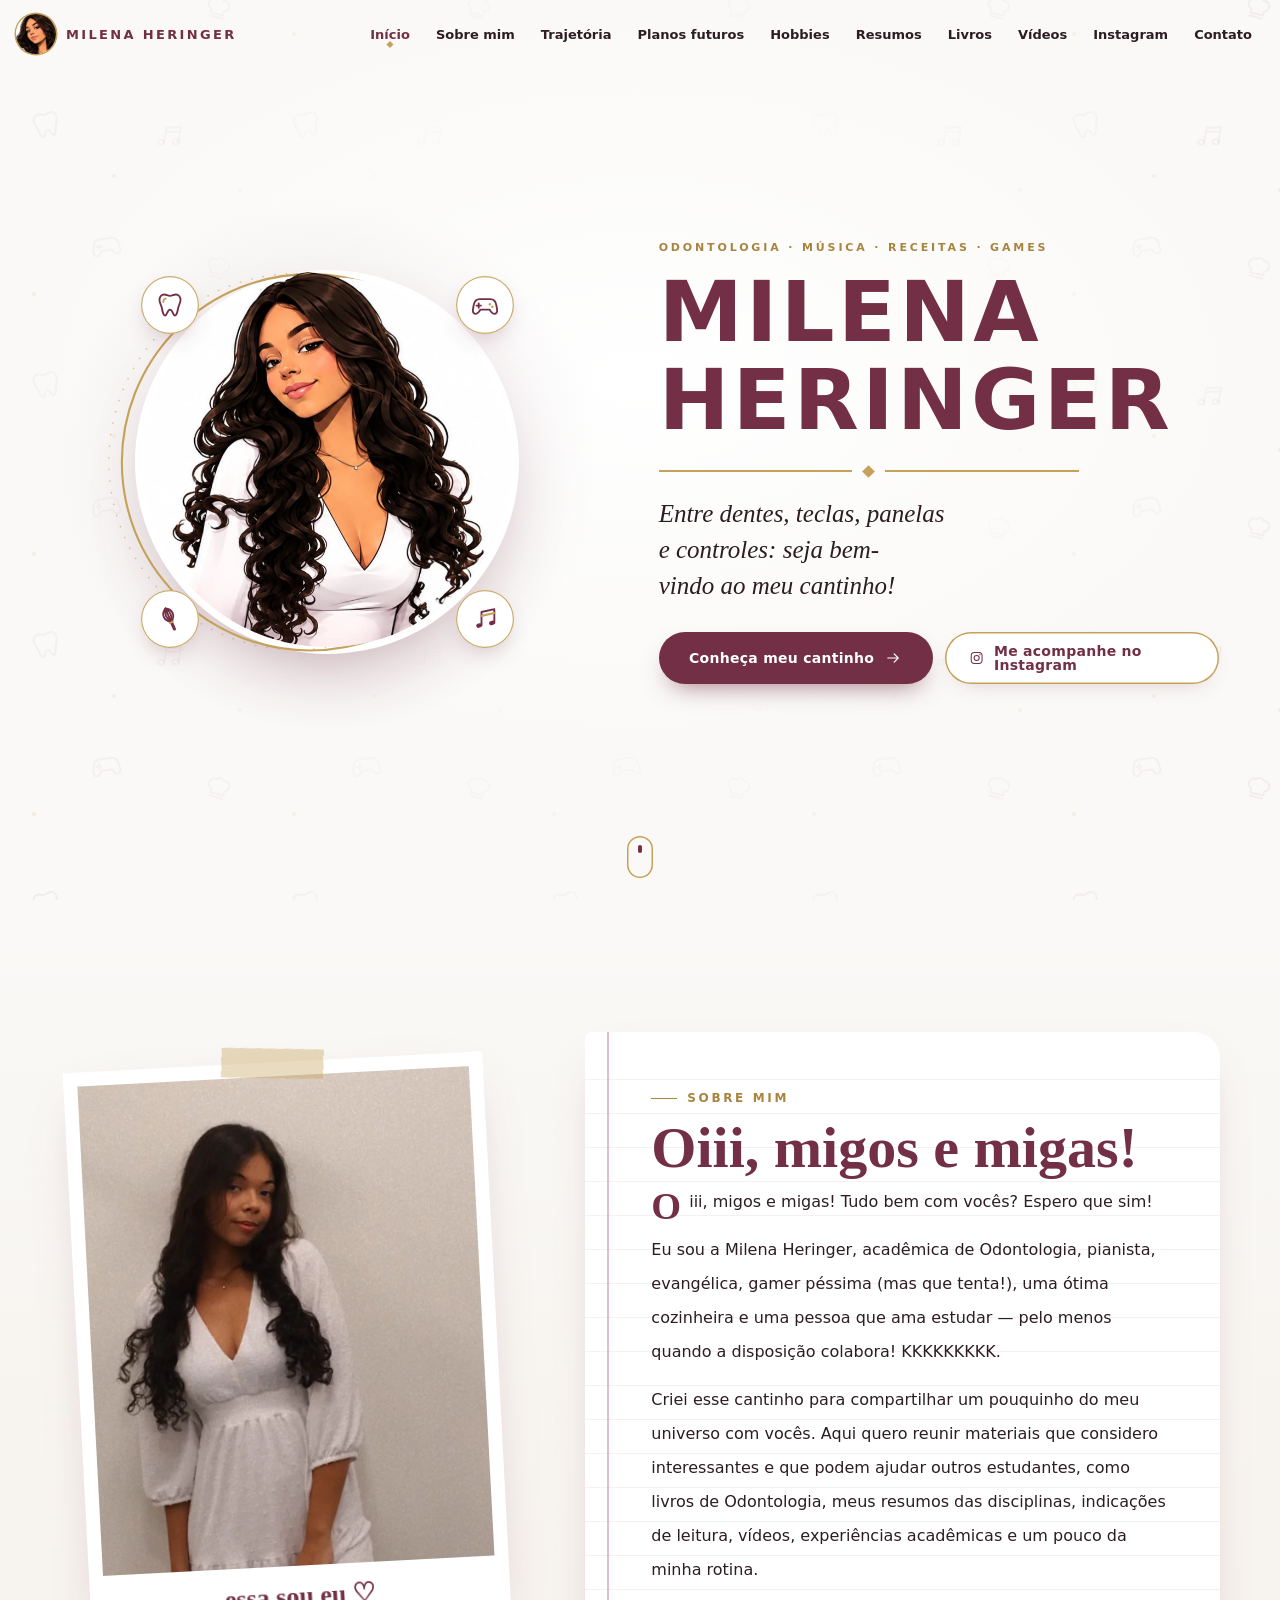
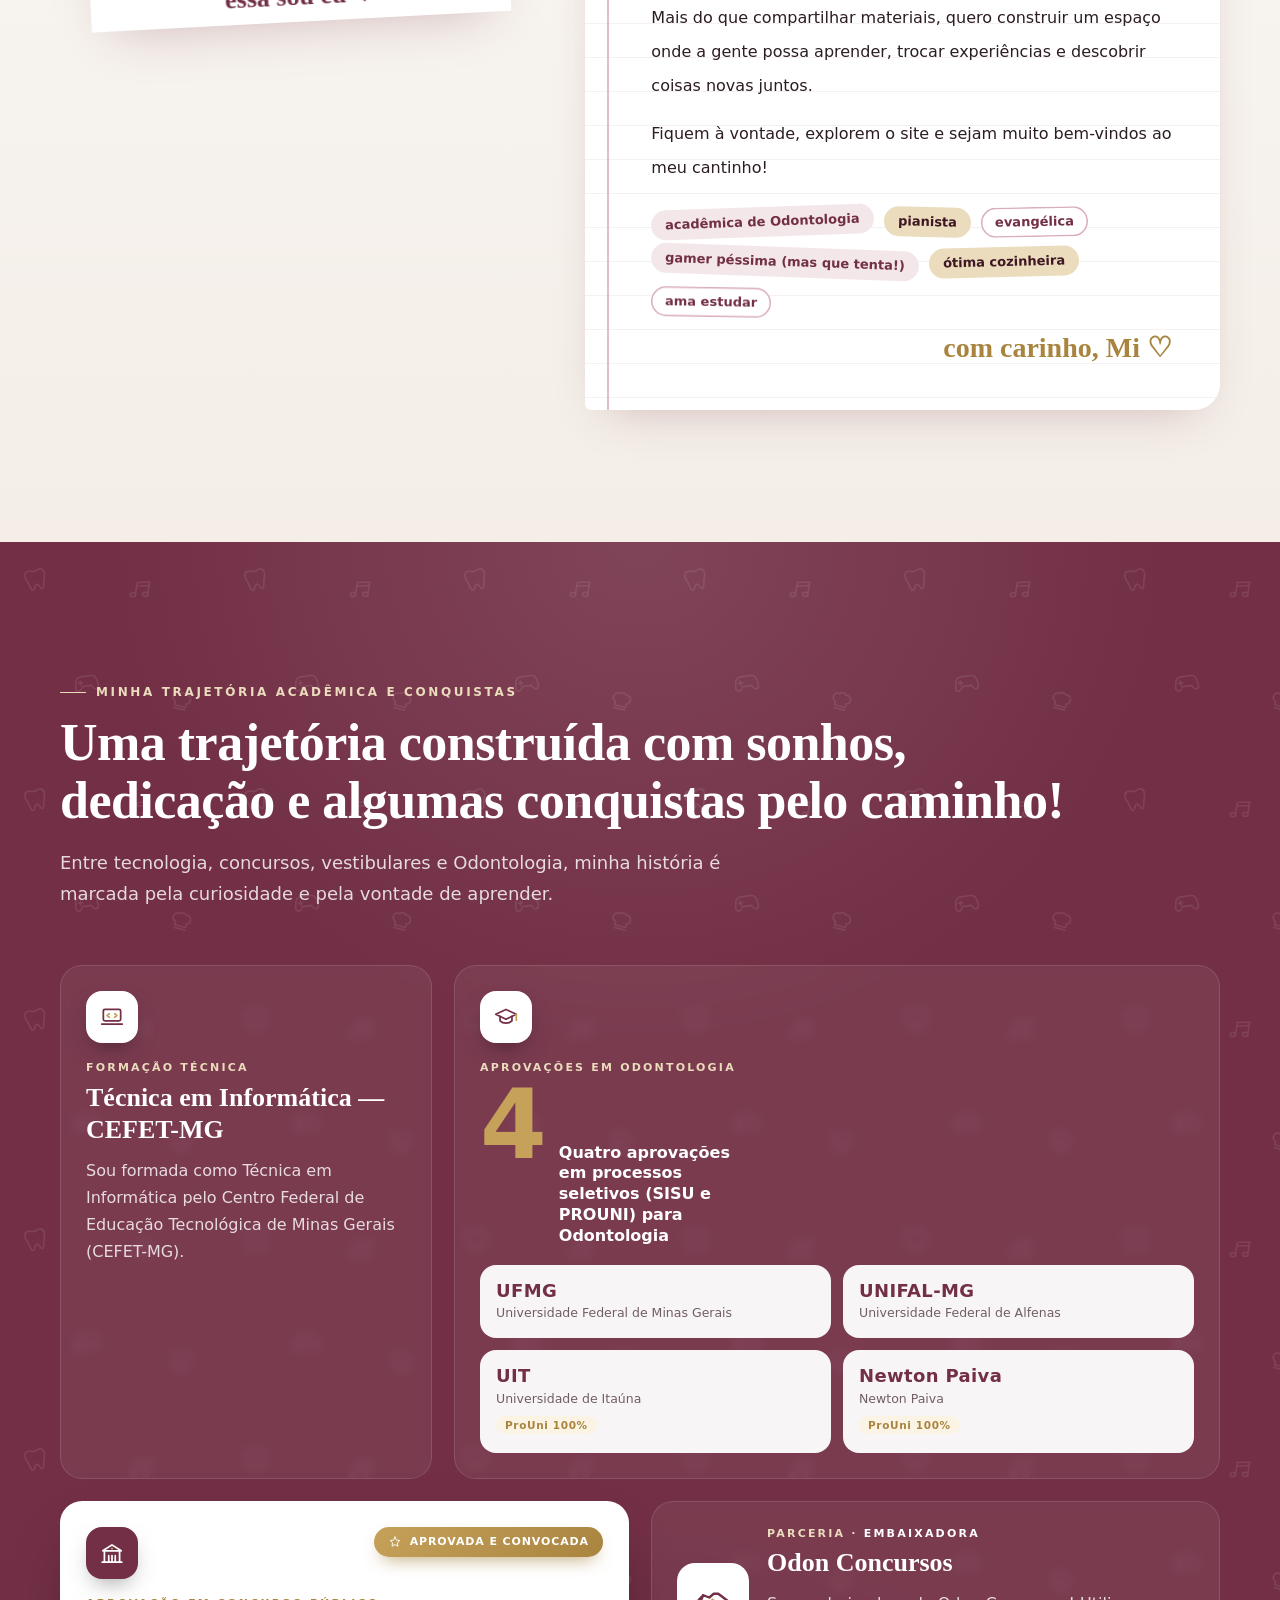
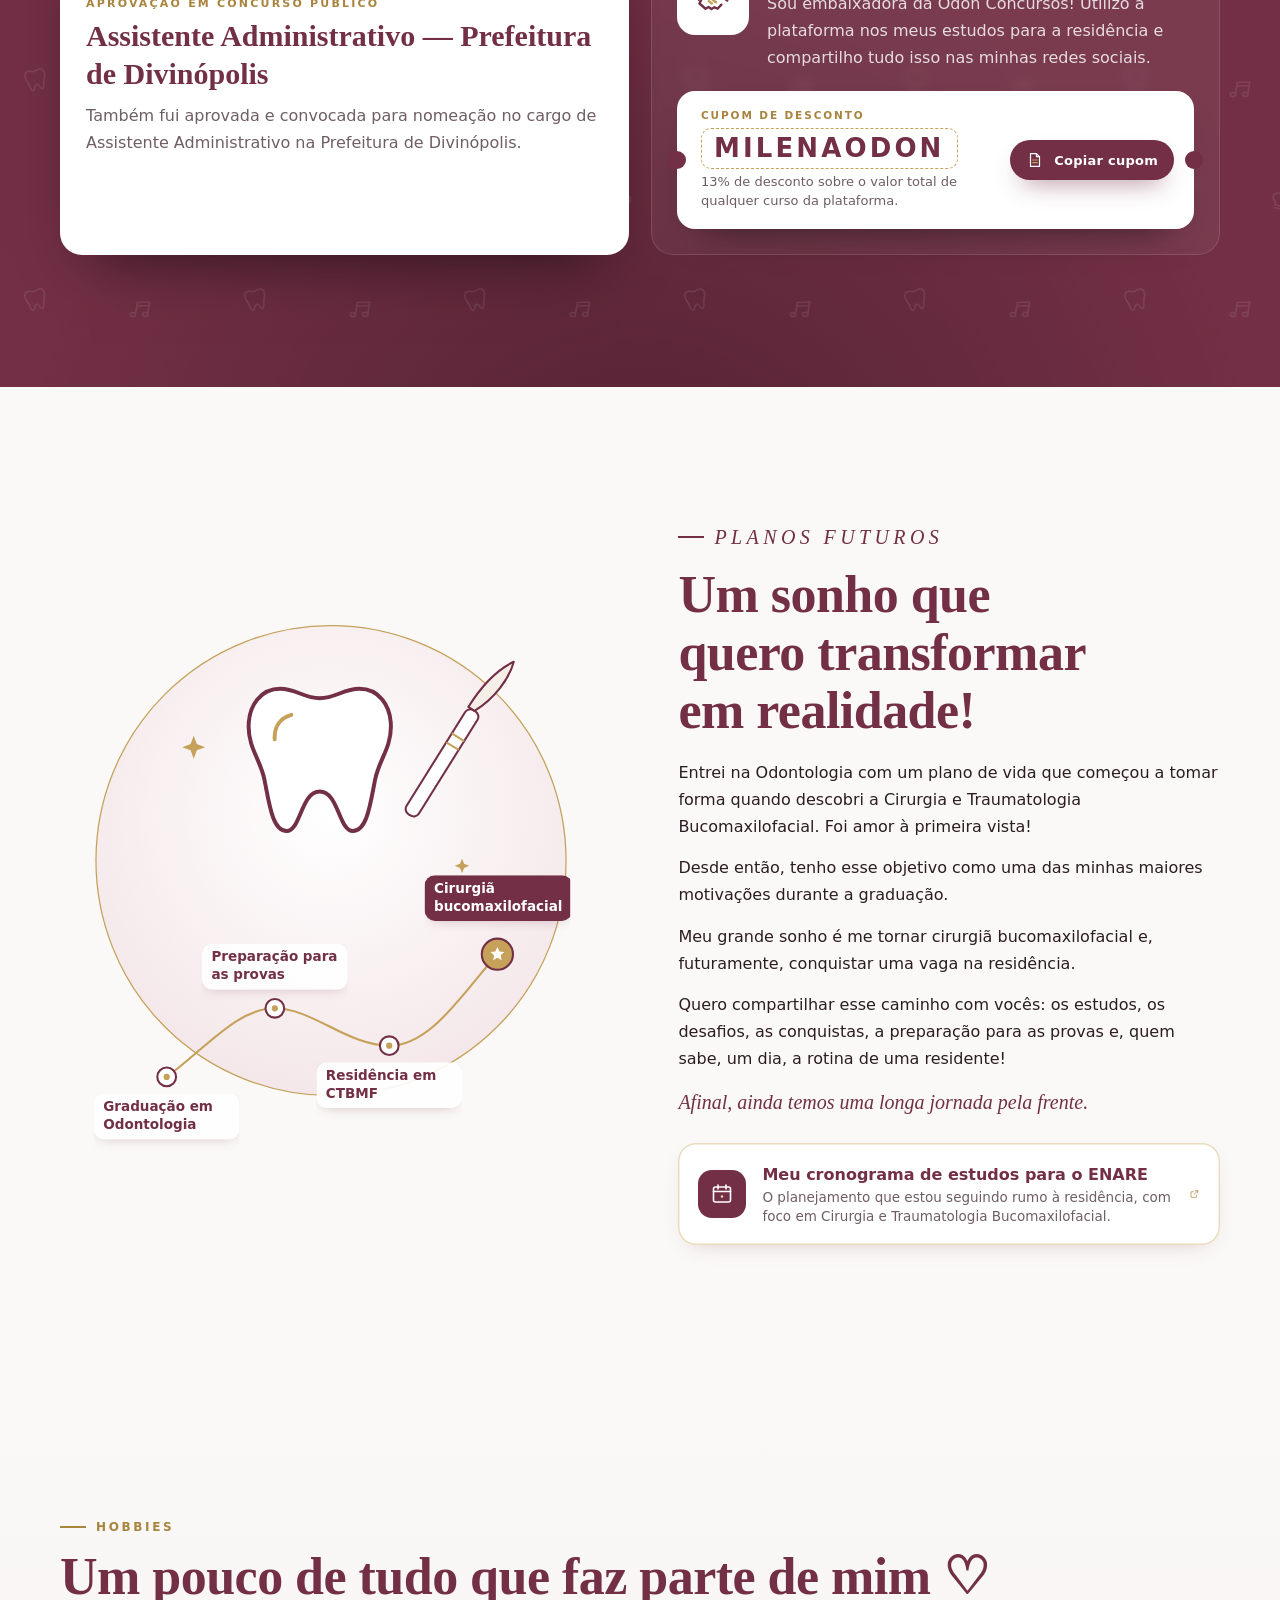
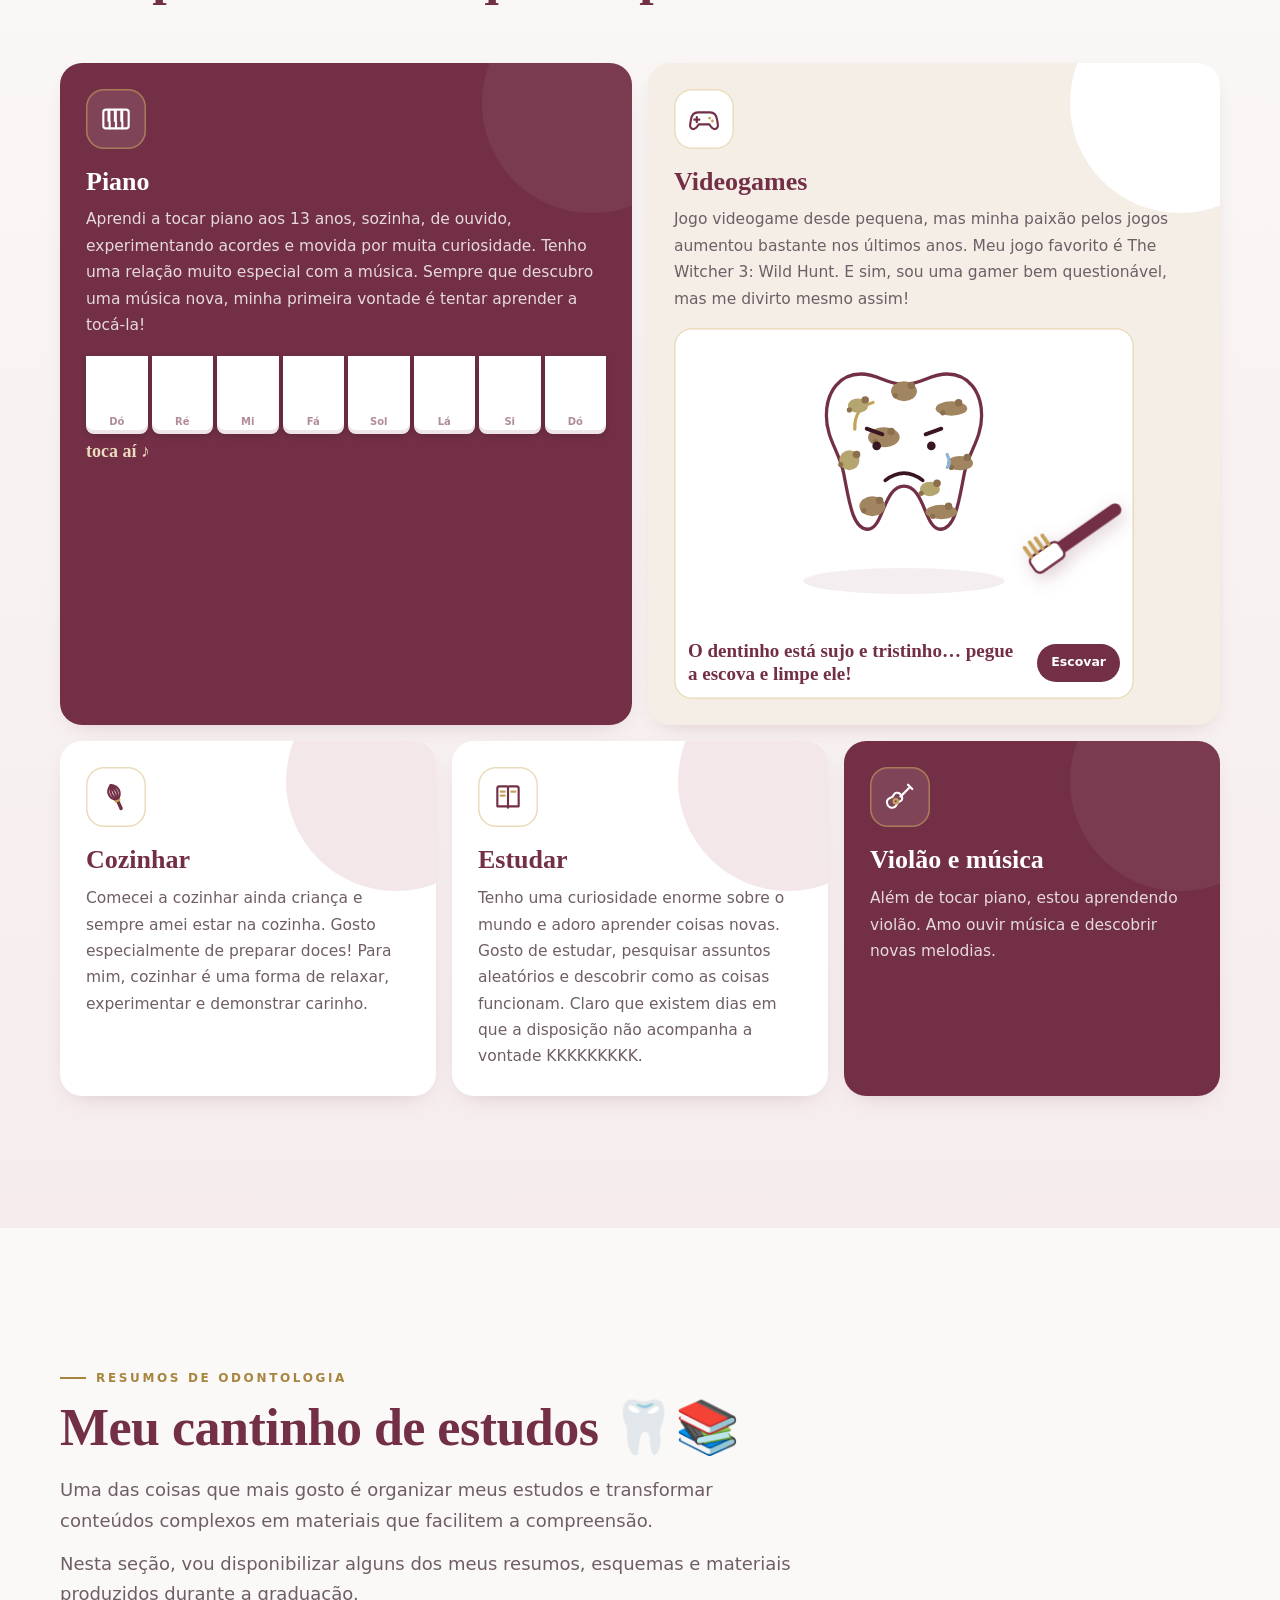
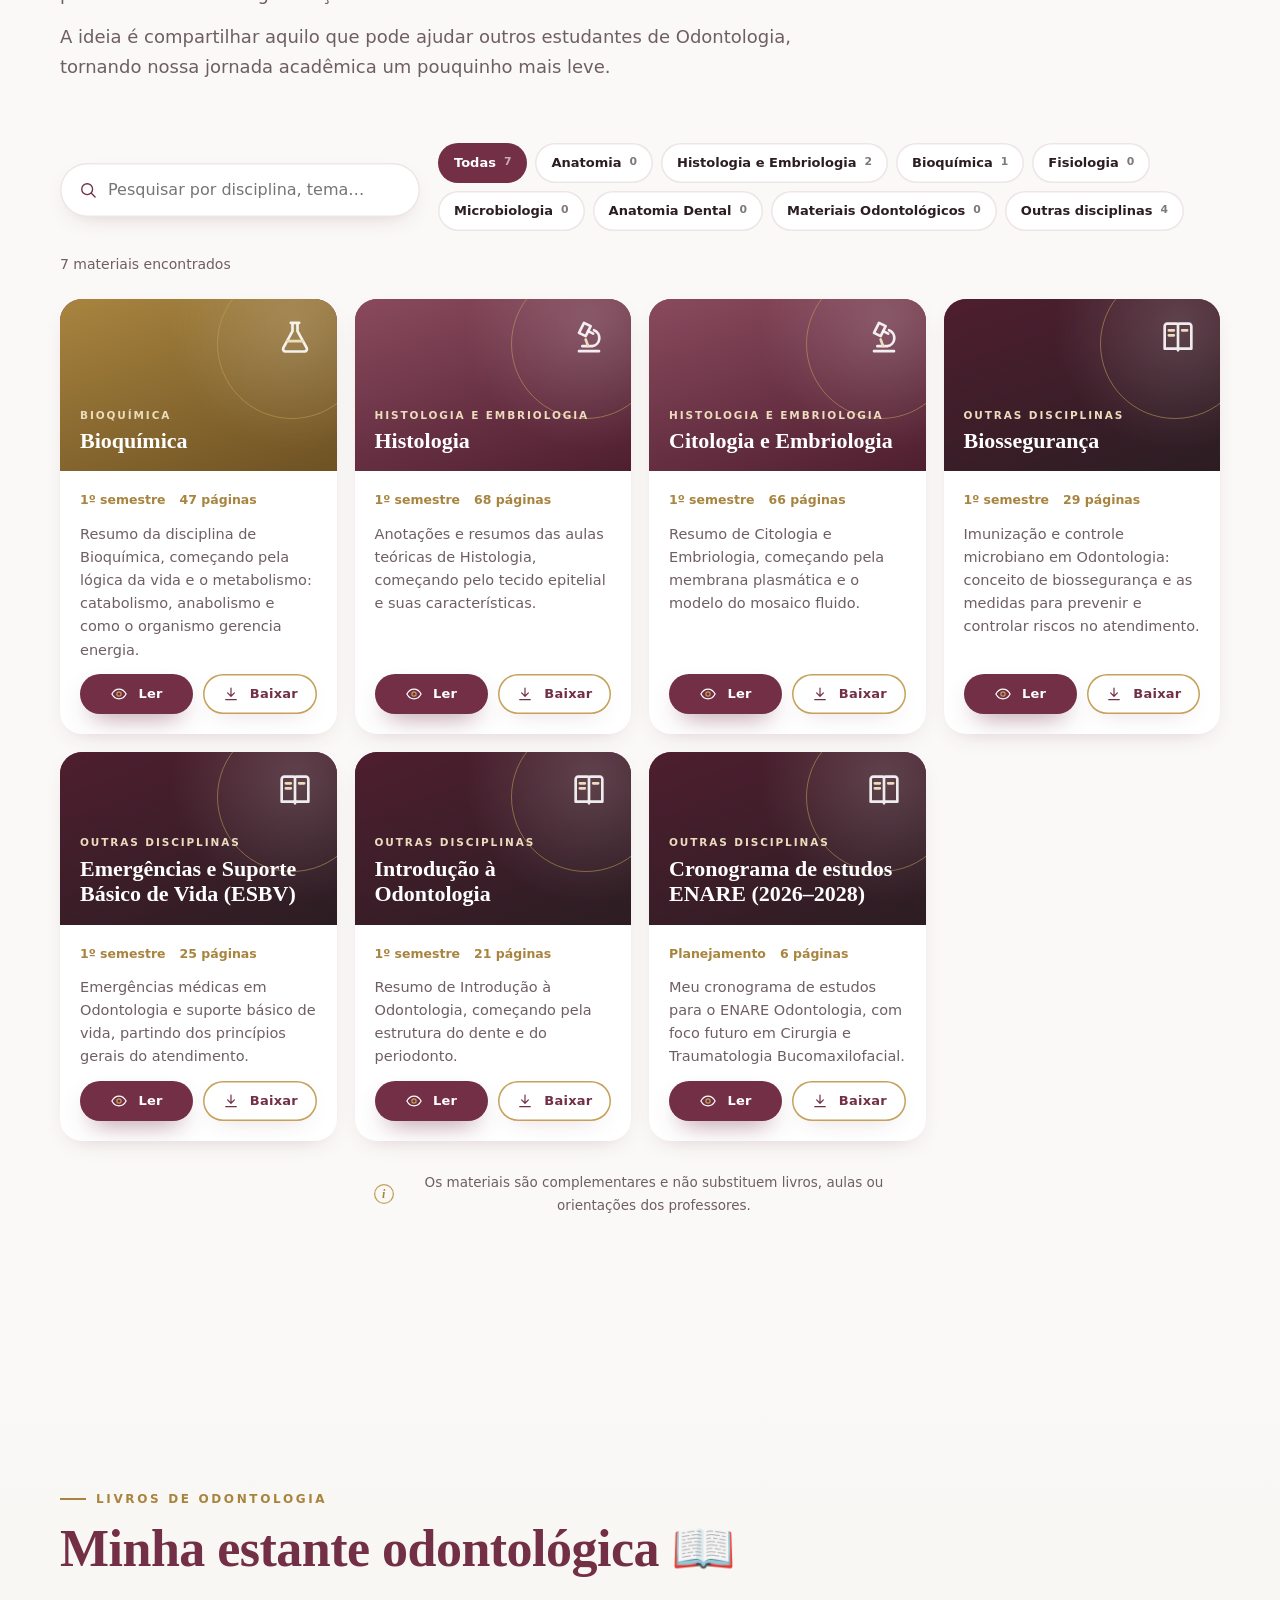
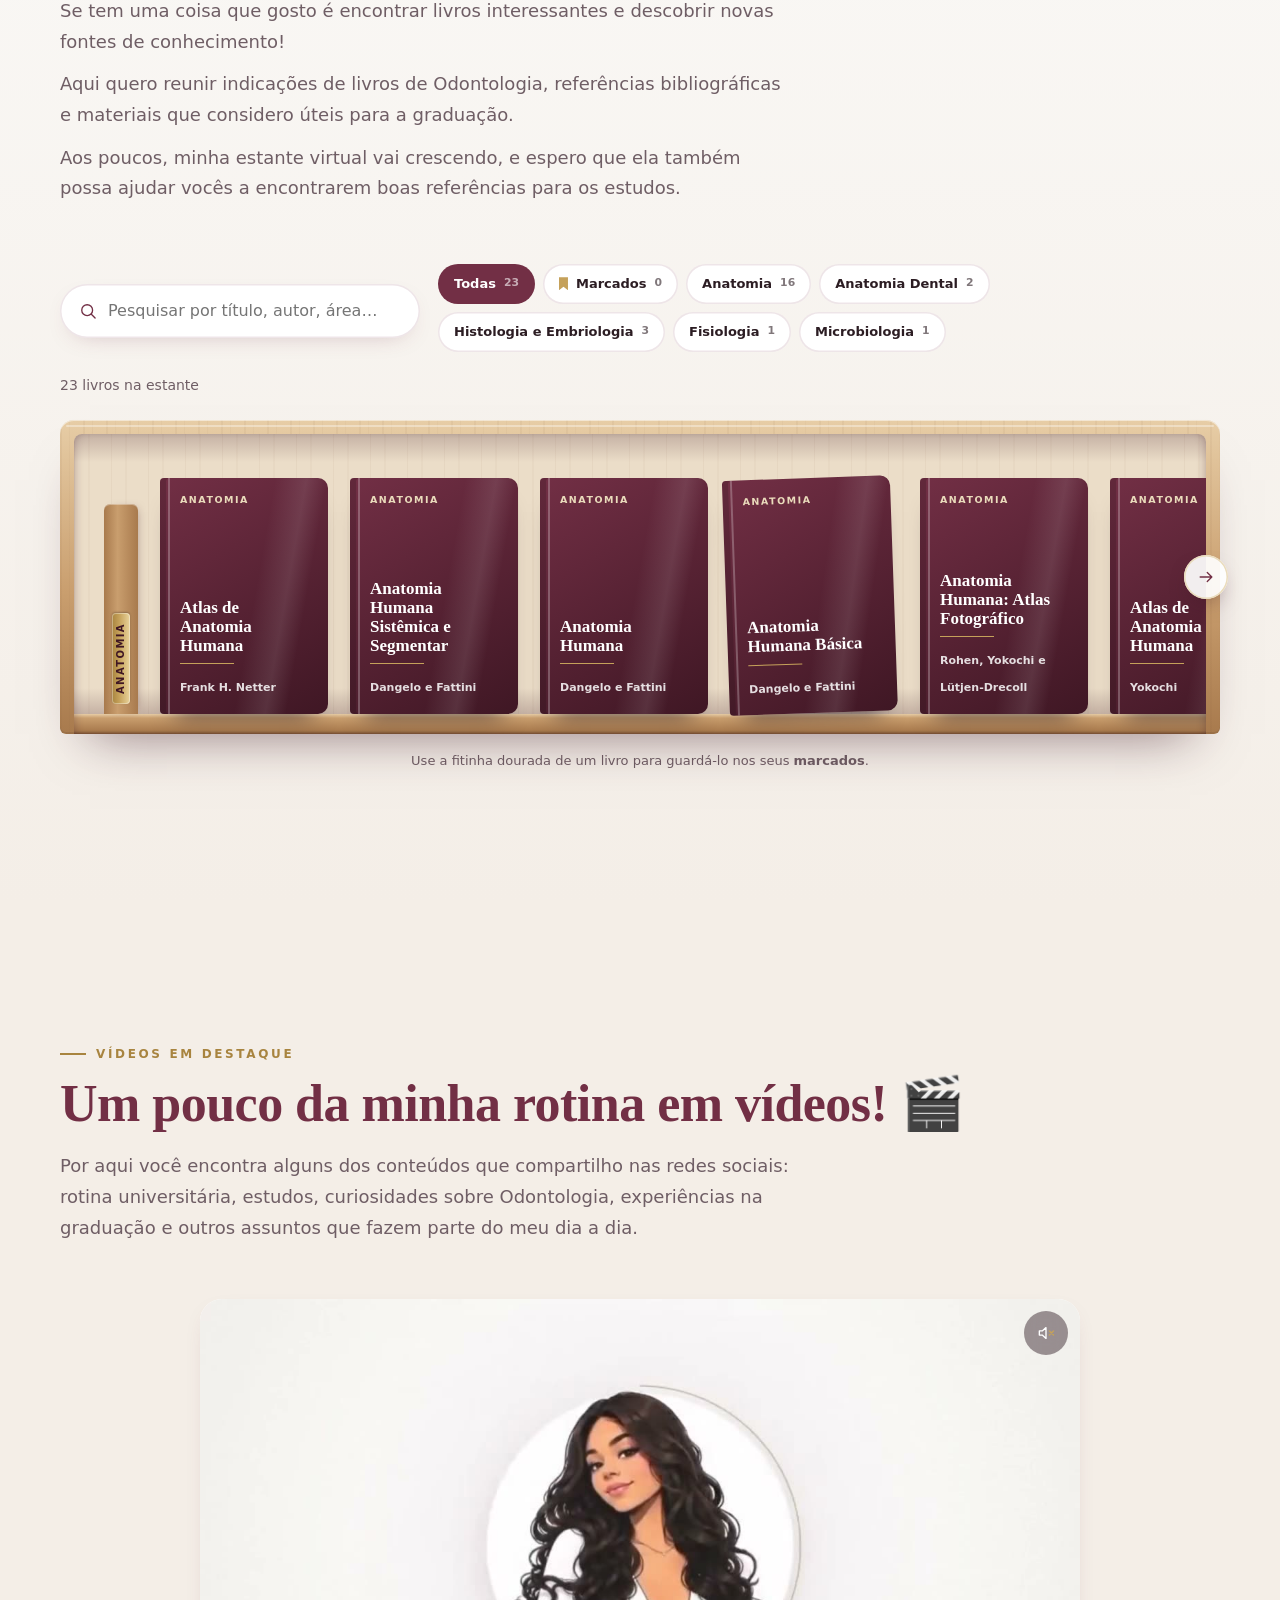
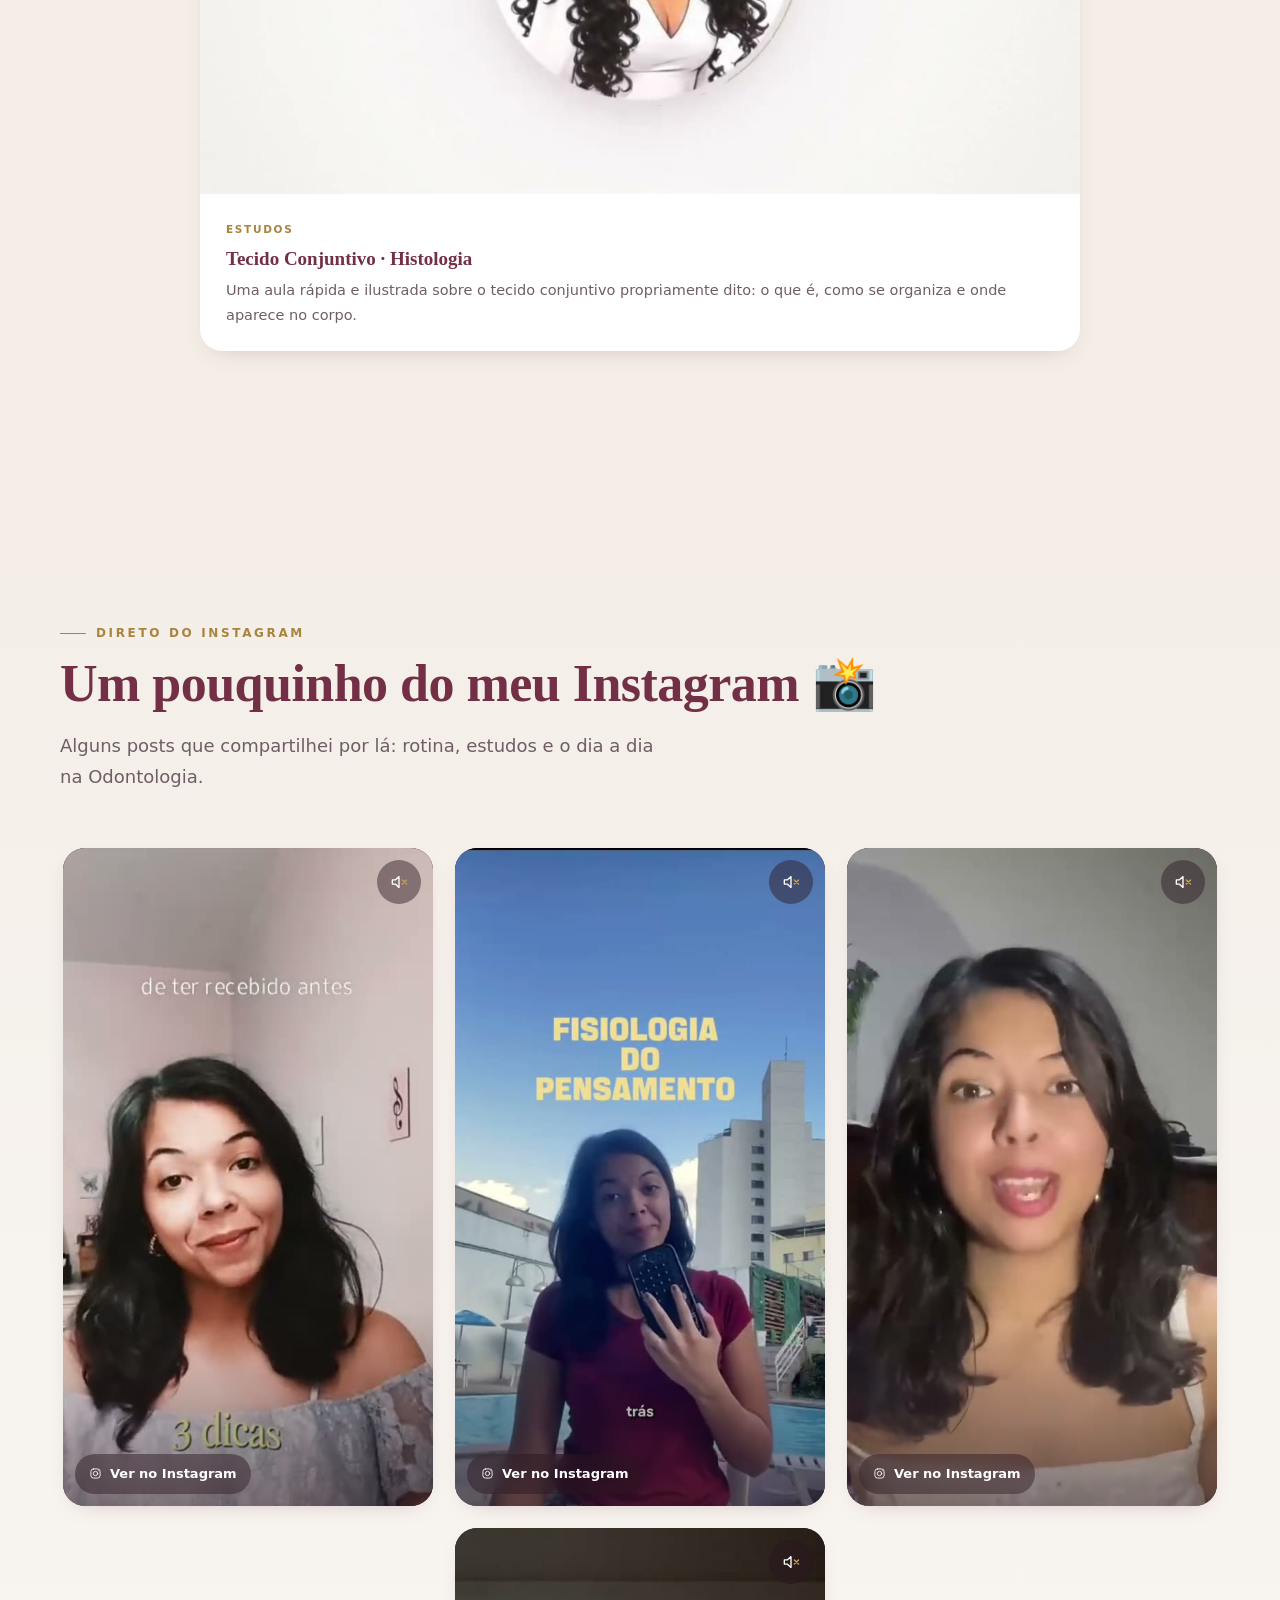
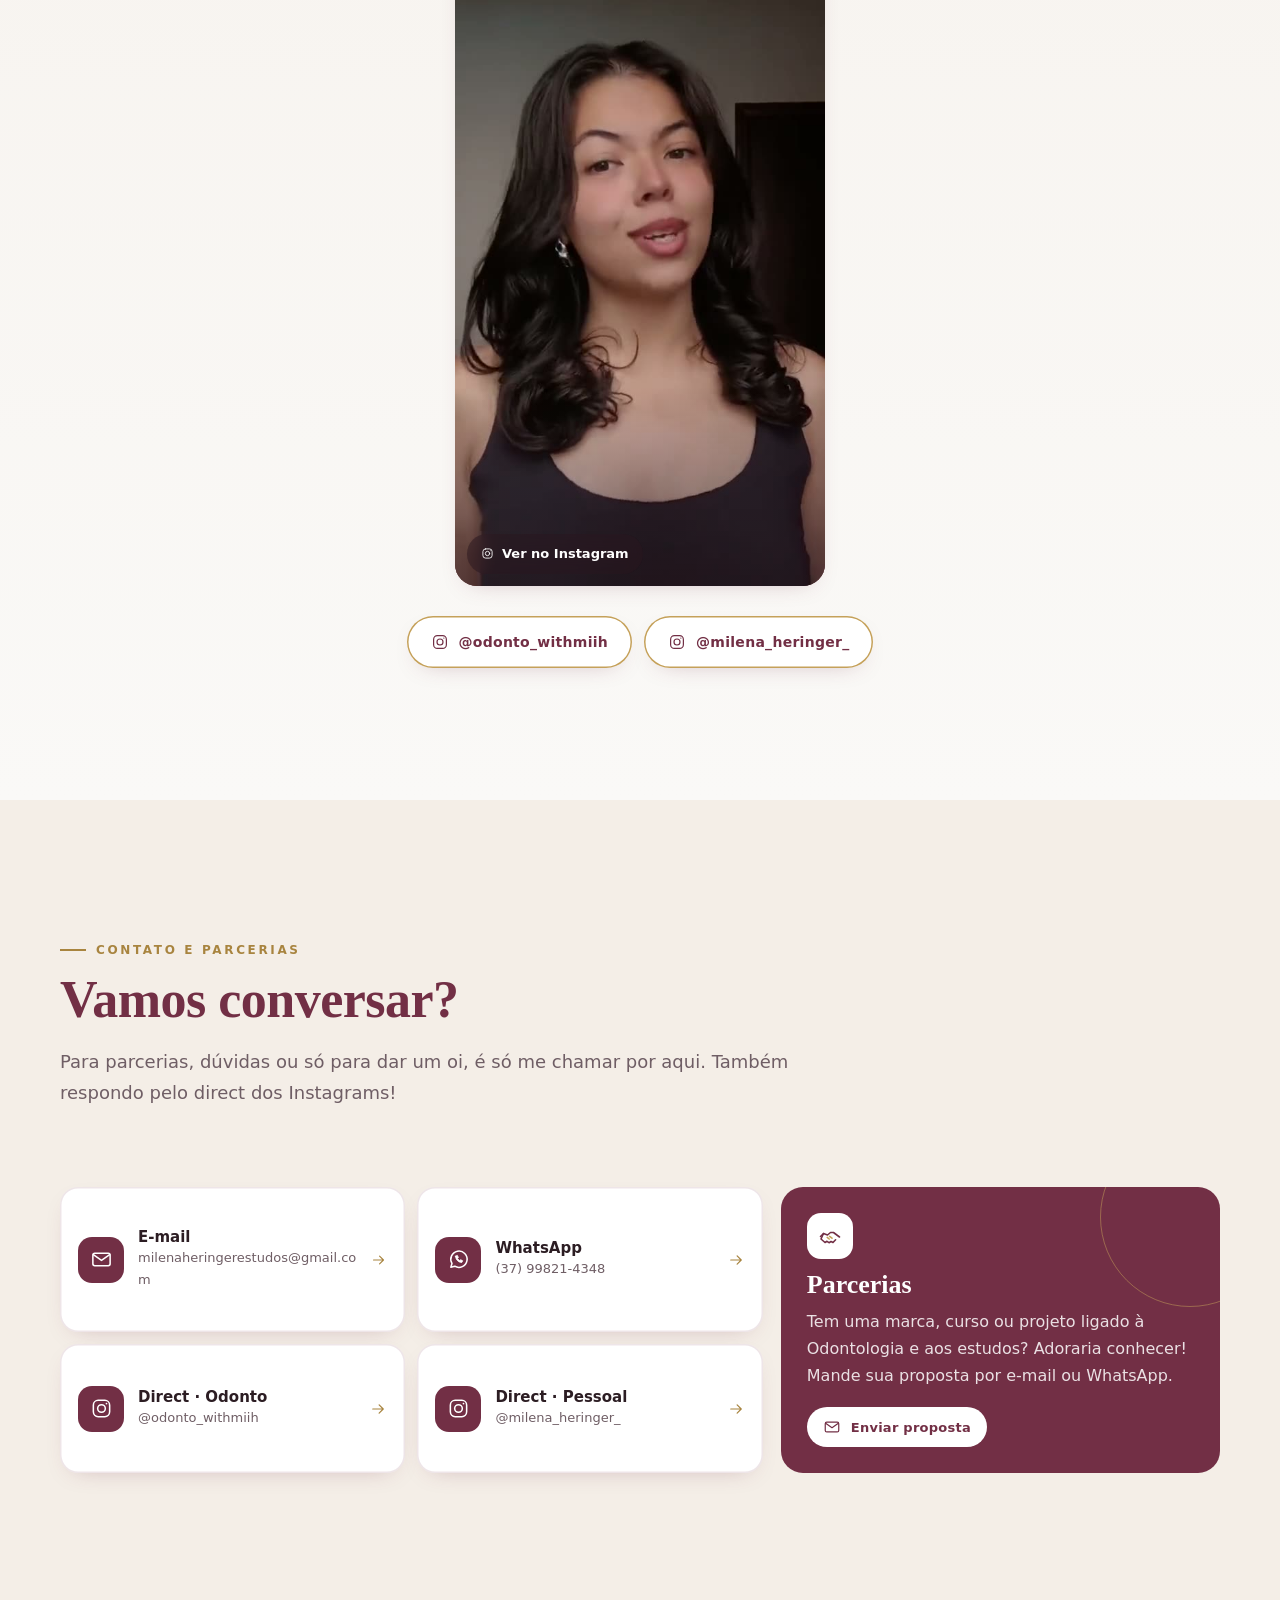
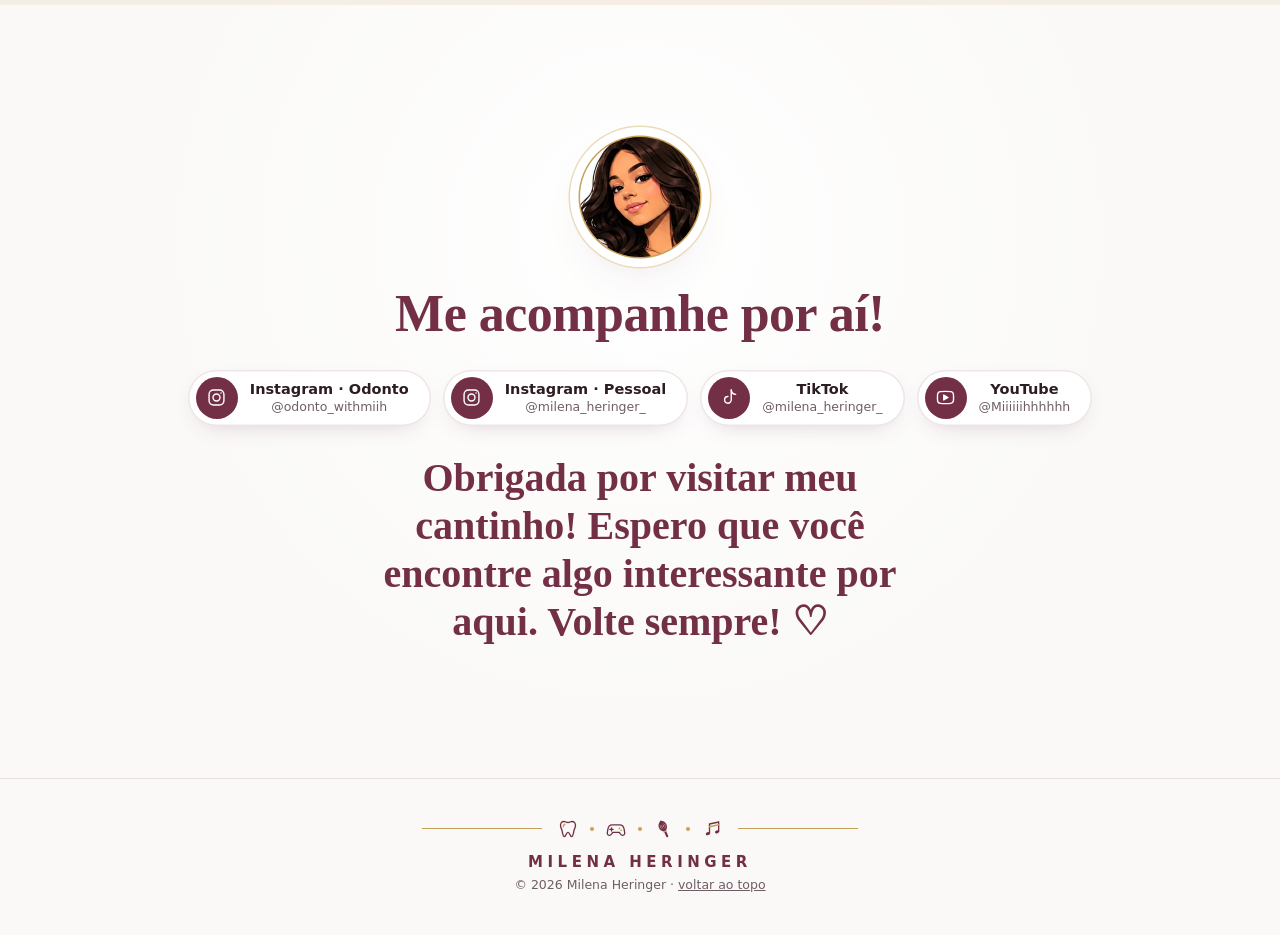
<file: index.html>
<!doctype html>
<html lang="pt-BR">
<head>
<meta charset="utf-8">
<meta name="viewport" content="width=device-width, initial-scale=1, viewport-fit=cover">
<title>Milena Heringer · Odontologia, música, receitas e games</title>
<meta name="description" content="O cantinho da Milena Heringer: acadêmica de Odontologia, pianista e apaixonada por estudar. Resumos de Odontologia, estante de livros, trajetória e um pouco da rotina.">
<meta name="theme-color" content="#FAF9F7">
<meta name="color-scheme" content="light">
<meta http-equiv="Content-Security-Policy" content="default-src 'self'; script-src 'self' https://cdn.jsdelivr.net; style-src 'self' 'unsafe-inline' https://fonts.googleapis.com; font-src https://fonts.gstatic.com; img-src 'self' data: blob: https://i.ytimg.com https://*.supabase.co; connect-src 'self' https://*.supabase.co wss://*.supabase.co https://cdn.jsdelivr.net; frame-src https://www.youtube-nocookie.com https://www.instagram.com; media-src 'self' https://*.supabase.co; object-src 'none'; base-uri 'self'; form-action 'self'">
<meta name="referrer" content="strict-origin-when-cross-origin">
<meta property="og:type" content="website">
<meta property="og:locale" content="pt_BR">
<meta property="og:title" content="Milena Heringer · meu cantinho">
<meta property="og:description" content="Odontologia, música, receitas e games — resumos, livros e um pouco da minha rotina.">
<meta property="og:image" content="assets/og-image.jpg">
<meta name="twitter:card" content="summary_large_image">
<link rel="icon" href="assets/favicon.svg" type="image/svg+xml">
<link rel="apple-touch-icon" href="assets/apple-touch-icon.png">
<link rel="preconnect" href="https://fonts.googleapis.com">
<link rel="preconnect" href="https://fonts.gstatic.com" crossorigin>
<link rel="stylesheet" href="https://fonts.googleapis.com/css2?family=Caveat:wght@500;700&family=Fraunces:ital,opsz,wght@0,9..144,500;0,9..144,600;1,9..144,500;1,9..144,600&family=Montserrat:wght@400;500;600;700;800&display=swap">
<link rel="preload" as="image" href="assets/boneca.webp">
<link rel="stylesheet" href="css/styles.css?v=6">
<script type="application/ld+json">{"@context":"https://schema.org","@type":"Person","name":"Milena Heringer","description":"Acadêmica de Odontologia, pianista e criadora de conteúdo.","knowsAbout":["Odontologia","Cirurgia e Traumatologia Bucomaxilofacial","Piano","Culinária","Games"]}</script>
</head>
<body>
<a class="skip" href="#conteudo">Pular para o conteúdo</a>
<div class="progress" aria-hidden="true"><span></span></div>

<div class="loader" aria-hidden="true">
  <svg viewBox="0 0 100 100"><circle cx="50" cy="50" r="44"/></svg>
</div>

<header class="nav" id="topo">
  <a class="brand" href="#inicio" aria-label="Milena Heringer — início">
    <span class="brand-dot"><img src="assets/avatar-96.webp" alt="" width="40" height="40"></span>
    <span class="brand-name">Milena <b>Heringer</b></span>
  </a>
  <nav class="menu" id="menu" aria-label="Seções do site">
    <a href="#inicio">Início</a>
    <a href="#sobre">Sobre mim</a>
    <a href="#trajetoria">Trajetória</a>
    <a href="#planos">Planos futuros</a>
    <a href="#hobbies">Hobbies</a>
    <a href="#resumos">Resumos</a>
    <a href="#livros">Livros</a>
    <a href="#videos">Vídeos</a>
    <a href="#instagram" id="nav-instagram" hidden>Instagram</a>
    <a href="#contato">Contato</a>
  </nav>
  <button class="burger" aria-controls="menu" aria-expanded="false" aria-label="Abrir menu"><span></span><span></span><span></span></button>
</header>

<main id="conteudo">
  <!-- 1 · INÍCIO -->
  <section class="hero" id="inicio" aria-labelledby="hero-name">
    <div class="hero-pattern" aria-hidden="true"></div>
    <div class="hero-inner">
      <div class="portrait" aria-hidden="true">
        <div class="portrait-glow"></div>
        <div class="portrait-disc"></div>
        <svg class="portrait-ring" viewBox="0 0 200 200"><circle cx="100" cy="100" r="98"/></svg>
        <svg class="portrait-orbit" viewBox="0 0 200 200"><circle cx="100" cy="100" r="98"/></svg>
        <canvas class="doll" width="700" height="700"></canvas>
        <div class="orbit">
          <span class="badge b1"><i data-icon="tooth"></i></span>
          <span class="badge b2"><i data-icon="pad"></i></span>
          <span class="badge b3"><i data-icon="whisk"></i></span>
          <span class="badge b4"><i data-icon="notes"></i></span>
        </div>
      </div>
      <div class="hero-text">
        <p class="kicker" data-bind="hero.kicker">Odontologia · Música · Receitas · Games</p>
        <h1 id="hero-name" class="name"><span>Milena</span><span>Heringer</span></h1>
        <div class="rule" aria-hidden="true"><i></i><b></b><i></i></div>
        <p class="phrase" data-bind="hero.phrase"></p>
        <div class="hero-cta">
          <a class="btn btn-wine" href="#sobre"><span data-bind="hero.ctaPrimary">Conheça meu cantinho</span><span class="btn-ic" data-icon="arrow"></span></a>
          <a class="btn btn-ghost" id="cta-instagram" target="_blank" rel="noopener" hidden><span class="btn-ic" data-icon="instagram"></span><span data-bind="hero.ctaInstagram">Me acompanhe no Instagram</span></a>
        </div>
      </div>
    </div>
    <a class="scroll-hint" href="#sobre" aria-label="Rolar para Sobre mim"><span></span></a>
  </section>

  <!-- 2 · SOBRE MIM -->
  <section class="about section" id="sobre" aria-labelledby="about-title">
    <div class="wrap about-grid">
      <figure class="polaroid reveal">
        <span class="tape" aria-hidden="true"></span>
        <img id="about-photo" src="" alt="" width="768" height="1280" loading="lazy" decoding="async">
        <figcaption data-bind="about.photoCaption"></figcaption>
      </figure>
      <article class="diary reveal">
        <p class="eyebrow" data-bind="about.eyebrow">Sobre mim</p>
        <h2 id="about-title" class="hand" data-bind="about.title"></h2>
        <div class="diary-text" id="about-text"></div>
        <ul class="stickers" id="about-tags" aria-label="Um pouco sobre mim"></ul>
        <p class="sign" aria-hidden="true">com carinho, Mi ♡</p>
      </article>
    </div>
  </section>

  <!-- 3 · TRAJETÓRIA -->
  <section class="journey section" id="trajetoria" aria-labelledby="journey-title">
    <div class="journey-pattern" aria-hidden="true"></div>
    <div class="wrap">
      <header class="sec-head light reveal">
        <p class="eyebrow">Minha trajetória acadêmica e conquistas</p>
        <h2 id="journey-title" class="title" data-bind="journey.title"></h2>
        <p class="lead" data-bind="journey.subtitle"></p>
      </header>
      <div class="timeline" id="timeline"></div>
    </div>
  </section>

  <!-- 4 · PLANOS FUTUROS -->
  <section class="future section" id="planos" aria-labelledby="future-title">
    <div class="wrap future-grid">
      <div class="future-art reveal" aria-hidden="true" id="future-art"></div>
      <div class="future-text reveal">
        <p class="eyebrow">Planos futuros</p>
        <h2 id="future-title" class="title" data-bind="future.title"></h2>
        <div id="future-text"></div>
        <a class="plan-card" id="plan-card" target="_blank" rel="noopener" hidden>
          <span class="plan-ic" data-icon="calendar"></span>
          <span><b data-bind="future.planTitle"></b><small data-bind="future.planText"></small></span>
          <span class="plan-go" data-icon="external"></span>
        </a>
      </div>
    </div>
  </section>

  <!-- 5 · HOBBIES -->
  <section class="hobbies section" id="hobbies" aria-labelledby="hobbies-title">
    <div class="wrap">
      <header class="sec-head reveal">
        <p class="eyebrow">Hobbies</p>
        <h2 id="hobbies-title" class="title" data-bind="hobbiesTitle"></h2>
      </header>
      <div class="bento" id="hobbies-grid"></div>
    </div>
  </section>

  <!-- 6 · RESUMOS -->
  <section class="study section" id="resumos" aria-labelledby="study-title">
    <div class="wrap">
      <header class="sec-head reveal">
        <p class="eyebrow">Resumos de Odontologia</p>
        <h2 id="study-title" class="title" data-bind="study.title"></h2>
        <div class="lead-block" id="study-text"></div>
      </header>
      <div class="library-tools reveal">
        <label class="search">
          <span class="sr-only">Pesquisar resumos</span>
          <span data-icon="search"></span>
          <input id="study-search" type="search" placeholder="Pesquisar por disciplina, tema…" autocomplete="off">
        </label>
        <div class="chips" id="study-filters" role="group" aria-label="Filtrar por disciplina"></div>
      </div>
      <p class="result-count" id="study-count" aria-live="polite"></p>
      <div class="library" id="study-grid"></div>
      <p class="disclaimer" data-bind="study.disclaimer"></p>
    </div>
  </section>

  <!-- 7 · LIVROS -->
  <section class="books section" id="livros" aria-labelledby="books-title">
    <div class="wrap">
      <header class="sec-head reveal">
        <p class="eyebrow">Livros de Odontologia</p>
        <h2 id="books-title" class="title" data-bind="books.title"></h2>
        <div class="lead-block" id="books-text"></div>
      </header>
      <div class="library-tools reveal">
        <label class="search">
          <span class="sr-only">Pesquisar livros</span>
          <span data-icon="search"></span>
          <input id="book-search" type="search" placeholder="Pesquisar por título, autor, área…" autocomplete="off">
        </label>
        <div class="chips" id="book-filters" role="group" aria-label="Filtrar livros por área"></div>
      </div>
      <p class="result-count" id="book-count" aria-live="polite"></p>
      <div class="bookcase reveal">
        <button class="shelf-nav shelf-nav--prev" type="button" aria-label="Rolar a estante para a esquerda" data-dir="-1"></button>
        <div class="shelf" id="shelf" tabindex="0" aria-label="Estante de livros"></div>
        <button class="shelf-nav shelf-nav--next" type="button" aria-label="Rolar a estante para a direita" data-dir="1"></button>
      </div>
      <p class="shelf-hint">Use a fitinha dourada de um livro para guardá-lo nos seus <b>marcados</b>.</p>
    </div>
  </section>

  <!-- 8 · VÍDEOS -->
  <section class="videos section" id="videos" aria-labelledby="videos-title">
    <div class="wrap">
      <header class="sec-head reveal">
        <p class="eyebrow">Vídeos em destaque</p>
        <h2 id="videos-title" class="title" data-bind="videos.title"></h2>
        <p class="lead" data-bind="videos.text"></p>
      </header>
      <div class="chips reveal" id="video-filters" role="group" aria-label="Filtrar vídeos"></div>
      <div class="video-grid" id="video-grid"></div>
    </div>
  </section>

  <!-- 8b · INSTAGRAM -->
  <section class="insta section" id="instagram" aria-labelledby="insta-title" hidden>
    <div class="wrap">
      <header class="sec-head reveal">
        <p class="eyebrow">Direto do Instagram</p>
        <h2 id="insta-title" class="title" data-bind="instagram.title"></h2>
        <p class="lead" data-bind="instagram.text"></p>
      </header>
      <div class="insta-grid" id="insta-grid"></div>
      <div class="insta-profiles reveal" id="insta-profiles"></div>
    </div>
  </section>

  <!-- 9 · CONTATO E PARCERIAS -->
  <section class="talk section" id="contato" aria-labelledby="talk-title">
    <div class="wrap talk-grid">
      <header class="sec-head reveal">
        <p class="eyebrow">Contato e parcerias</p>
        <h2 id="talk-title" class="title" data-bind="contact.title"></h2>
        <p class="lead" data-bind="contact.text"></p>
      </header>
      <div class="talk-cards" id="talk-cards"></div>
    </div>
  </section>

  <!-- 10 · REDES -->
  <section class="contact section" id="redes" aria-labelledby="contact-title">
    <div class="wrap contact-inner reveal">
      <img class="contact-avatar" src="assets/avatar-240.webp" alt="" width="120" height="120" loading="lazy">
      <h2 id="contact-title" class="title" data-bind="closing.title"></h2>
      <div class="socials" id="socials"></div>
      <p class="closing hand" data-bind="closing.text"></p>
    </div>
  </section>
</main>

<footer class="footer">
  <div class="signature" aria-hidden="true">
    <span class="sig-line"></span>
    <span class="sig-icons"><i data-icon="tooth"></i><b></b><i data-icon="pad"></i><b></b><i data-icon="whisk"></i><b></b><i data-icon="notes"></i></span>
    <span class="sig-line"></span>
  </div>
  <p class="footer-name">MILENA HERINGER</p>
  <p class="footer-small">© <span id="year"></span> Milena Heringer · <a href="#inicio">voltar ao topo</a></p>
</footer>

<dialog class="modal" id="modal" aria-labelledby="modal-title">
  <button class="modal-x" data-close aria-label="Fechar"></button>
  <div class="modal-body" id="modal-body"></div>
</dialog>

<noscript><p class="noscript">Para ver todo o conteúdo do site, ative o JavaScript do navegador.</p></noscript>
<script type="module" src="js/main.js"></script>
</body>
</html>
</file>
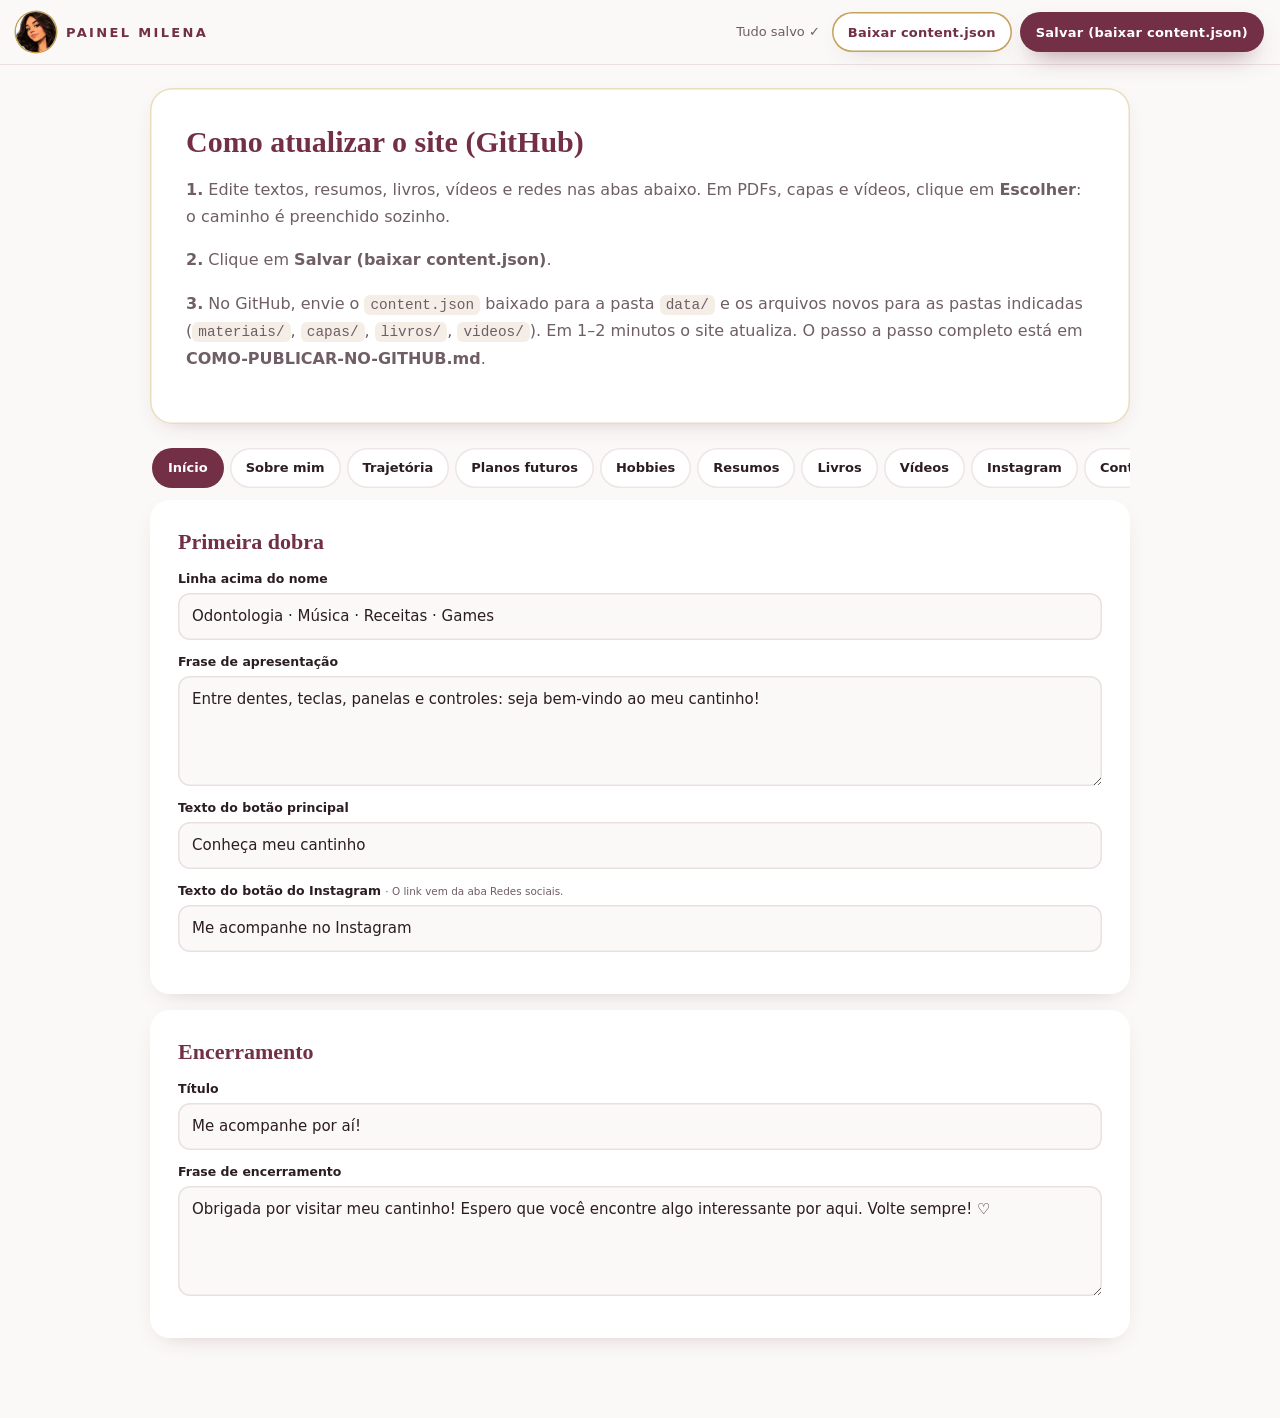
<file: admin.html>
<!doctype html>
<html lang="pt-BR">
<head>
<meta charset="utf-8">
<meta name="viewport" content="width=device-width, initial-scale=1">
<title>Painel · Milena Heringer</title>
<meta name="robots" content="noindex, nofollow">
<meta http-equiv="Content-Security-Policy" content="default-src 'self'; script-src 'self' https://cdn.jsdelivr.net; style-src 'self' 'unsafe-inline' https://fonts.googleapis.com; font-src https://fonts.gstatic.com; img-src 'self' data: blob: https://i.ytimg.com https://*.supabase.co; connect-src 'self' https://*.supabase.co wss://*.supabase.co https://cdn.jsdelivr.net; frame-src 'none'; object-src 'none'; base-uri 'self'; form-action 'self'">
<link rel="icon" href="assets/favicon.svg" type="image/svg+xml">
<link rel="stylesheet" href="https://fonts.googleapis.com/css2?family=Caveat:wght@700&family=Fraunces:opsz,wght@9..144,600&family=Montserrat:wght@400;500;600;700;800&display=swap">
<link rel="stylesheet" href="css/styles.css?v=6">
<link rel="stylesheet" href="css/admin.css?v=6">
</head>
<body class="admin">
  <header class="a-top">
    <a class="brand" href="index.html" title="Ver o site">
      <span class="brand-dot"><img src="assets/avatar-96.webp" alt="" width="40" height="40"></span>
      <span class="brand-name">Painel <b>Milena</b></span>
    </a>
    <div class="a-actions" id="a-actions" hidden>
      <span class="a-status" id="a-status" aria-live="polite"></span>
      <button class="btn btn-ghost btn-sm" id="btn-export" type="button">Baixar content.json</button>
      <button class="btn btn-wine btn-sm" id="btn-save" type="button">Salvar alterações</button>
      <button class="btn btn-ghost btn-sm" id="btn-logout" type="button" hidden>Sair</button>
    </div>
  </header>

  <main class="a-main">
    <section class="a-card a-login" id="view-login" hidden>
      <h1>Entrar no painel</h1>
      <p>Use o e-mail e a senha cadastrados no Supabase.</p>
      <form id="login-form" autocomplete="on">
        <label>E-mail<input type="email" name="email" required autocomplete="username"></label>
        <label>Senha<input type="password" name="password" required autocomplete="current-password"></label>
        <button class="btn btn-wine" type="submit">Entrar</button>
        <p class="a-error" id="login-error" role="alert"></p>
      </form>
    </section>

    <section class="a-card a-notice" id="view-setup" hidden>
      <h1>Como atualizar o site (GitHub)</h1>
      <p><b>1.</b> Edite textos, resumos, livros, vídeos e redes nas abas abaixo. Em PDFs, capas e vídeos, clique em <b>Escolher</b>: o caminho é preenchido sozinho.</p>
      <p><b>2.</b> Clique em <b>Salvar (baixar content.json)</b>.</p>
      <p><b>3.</b> No GitHub, envie o <code>content.json</code> baixado para a pasta <code>data/</code> e os arquivos novos para as pastas indicadas (<code>materiais/</code>, <code>capas/</code>, <code>livros/</code>, <code>videos/</code>). Em 1–2 minutos o site atualiza. O passo a passo completo está em <b>COMO-PUBLICAR-NO-GITHUB.md</b>.</p>
      <button class="btn btn-wine btn-sm" id="btn-demo" type="button">Editar mesmo assim</button>
    </section>

    <section id="view-editor" hidden>
      <nav class="a-tabs" id="a-tabs" role="tablist" aria-label="Seções do site"></nav>
      <div class="a-panel" id="a-panel" role="tabpanel"></div>
    </section>
  </main>

  <div class="a-toast" id="a-toast" role="status" aria-live="polite"></div>
  <script type="module" src="js/admin.js?v=6"></script>
</body>
</html>
</file>
<file: css/styles.css>
/* ───────────────────────── Milena Heringer · identidade ───────────────────────── */
:root {
  --off: #FAF9F7;
  --paper: #FFFFFF;
  --cream: #F4EEE7;
  --blush: #F4E7E9;
  --rose: #D9AEB8;
  --wine: #722F45;
  --wine-2: #5C2337;
  --wine-3: #3F1724;
  --gold: #C5A15A;
  --gold-2: #A8843F;
  --gold-soft: #EADCBC;
  --ink: #2C1D23;
  --muted: #6F5E65;
  --line: rgba(114, 47, 69, .12);
  --shadow: 0 18px 50px -24px rgba(114, 47, 69, .35);
  --shadow-sm: 0 8px 24px -14px rgba(114, 47, 69, .35);
  --r: 22px;
  --f-sans: 'Montserrat', system-ui, -apple-system, 'Segoe UI', sans-serif;
  --f-serif: 'Fraunces', Georgia, 'Times New Roman', serif;
  --f-hand: 'Caveat', 'Segoe Print', cursive;
  --ease: cubic-bezier(.22, .8, .24, 1);
  --nav-h: 68px;
}
*, *::before, *::after { box-sizing: border-box; }
html { scroll-behavior: smooth; scroll-padding-top: calc(var(--nav-h) + 8px); -webkit-text-size-adjust: 100%; }
body {
  margin: 0; background: var(--off); color: var(--ink);
  font: 400 16px/1.7 var(--f-sans); overflow-x: hidden;
  -webkit-font-smoothing: antialiased; text-rendering: optimizeLegibility;
}
img, svg, canvas { display: block; max-width: 100%; }
img { height: auto; }
a { color: var(--wine); }
button { font: inherit; color: inherit; }
::selection { background: var(--gold-soft); color: var(--wine-3); }
:focus-visible { outline: 2.5px solid var(--gold); outline-offset: 3px; border-radius: 8px; }
[hidden] { display: none !important; }
.sr-only { position: absolute; width: 1px; height: 1px; overflow: hidden; clip: rect(0 0 0 0); white-space: nowrap; }
.skip { position: fixed; left: 12px; top: -60px; z-index: 100; background: var(--wine); color: #fff; padding: 10px 16px; border-radius: 999px; text-decoration: none; transition: top .2s; }
.skip:focus { top: 12px; }
.wrap { width: min(1160px, 100% - 32px); margin-inline: auto; }
.section { position: relative; padding: clamp(72px, 11vw, 132px) 0; }
.ic { width: 1em; height: 1em; fill: none; stroke: currentColor; stroke-width: 1.6; stroke-linecap: round; stroke-linejoin: round; flex: none; }
.ic .g { stroke: var(--gold); }
.ic .gf { fill: var(--gold); stroke: none; }
.ic .gfw { fill: currentColor; stroke: none; }

/* ── type ── */
.eyebrow { margin: 0 0 14px; font: 700 12px/1.2 var(--f-sans); letter-spacing: .22em; text-transform: uppercase; color: var(--gold-2); display: inline-flex; align-items: center; gap: 10px; }
.eyebrow::before { content: ""; width: 26px; height: 1.5px; background: currentColor; }
.title { margin: 0 0 18px; font: 600 clamp(30px, 5.2vw, 52px)/1.12 var(--f-serif); color: var(--wine); letter-spacing: -.01em; text-wrap: balance; }
.lead, .lead-block p { margin: 0 0 12px; color: var(--muted); font-size: clamp(16px, 1.6vw, 18px); max-width: 64ch; text-wrap: pretty; }
.hand { font-family: var(--f-hand); font-weight: 700; }
.sec-head { margin-bottom: clamp(32px, 5vw, 56px); }
.sec-head.light .title, .sec-head.light .lead { color: #fff; }
.sec-head.light .lead { color: rgba(255, 255, 255, .82); }
.sec-head.light .eyebrow { color: var(--gold-soft); }

/* ── progress + loader ── */
.progress { position: fixed; inset: 0 0 auto; height: 3px; z-index: 60; pointer-events: none; }
.progress span { display: block; height: 100%; background: linear-gradient(90deg, var(--gold), var(--wine)); transform-origin: 0 50%; transform: scaleX(0); }
.loader { position: fixed; inset: 0; z-index: 90; display: grid; place-items: center; background: var(--off); transition: opacity .6s var(--ease), visibility .6s; }
.loader svg { width: 64px; height: 64px; transform: rotate(-90deg); }
.loader circle { fill: none; stroke: var(--gold); stroke-width: 2; stroke-dasharray: 277; stroke-dashoffset: 277; animation: ring 1.1s var(--ease) forwards, spin 1.4s linear .9s infinite; transform-origin: center; }
.is-loaded .loader { opacity: 0; visibility: hidden; }
@keyframes ring { to { stroke-dashoffset: 40; } }
@keyframes spin { to { transform: rotate(360deg); } }

/* ── nav ── */
.nav {
  position: fixed; inset: 0 0 auto; z-index: 50; height: var(--nav-h);
  display: flex; align-items: center; justify-content: space-between; gap: 16px;
  padding: 0 max(16px, env(safe-area-inset-left)) 0 max(16px, env(safe-area-inset-left));
  transition: background .35s, box-shadow .35s, backdrop-filter .35s;
}
.nav.scrolled { background: rgba(250, 249, 247, .86); backdrop-filter: blur(14px) saturate(1.2); -webkit-backdrop-filter: blur(14px) saturate(1.2); box-shadow: 0 1px 0 var(--line); }
.brand { display: flex; align-items: center; gap: 10px; text-decoration: none; color: var(--wine); position: relative; z-index: 2; }
.brand-dot { width: 40px; height: 40px; border-radius: 50%; overflow: hidden; background: #fff; box-shadow: 0 0 0 1.5px var(--gold); }
.brand-name { font: 600 13px/1 var(--f-sans); letter-spacing: .18em; text-transform: uppercase; }
.brand-name b { font-weight: 800; }
.menu { display: flex; gap: 2px; }
.menu a { position: relative; padding: 8px 12px; font: 600 13px/1 var(--f-sans); color: var(--ink); text-decoration: none; border-radius: 999px; transition: color .25s, background .25s; }
.menu a::after { content: ""; position: absolute; left: 50%; bottom: 2px; width: 5px; height: 5px; background: var(--gold); transform: translateX(-50%) rotate(45deg) scale(0); transition: transform .3s var(--ease); }
.menu a:hover { color: var(--wine); background: rgba(114, 47, 69, .06); }
.menu a.active { color: var(--wine); }
.menu a.active::after { transform: translateX(-50%) rotate(45deg) scale(1); }
.burger { display: none; position: relative; z-index: 2; width: 44px; height: 44px; border: 0; background: #fff; border-radius: 50%; box-shadow: var(--shadow-sm); cursor: pointer; }
.burger span { position: absolute; left: 13px; right: 13px; height: 2px; background: var(--wine); border-radius: 2px; transition: transform .35s var(--ease), opacity .2s; }
.burger span:nth-child(1) { top: 15px; } .burger span:nth-child(2) { top: 21px; } .burger span:nth-child(3) { top: 27px; right: 19px; }
.menu-open .burger span:nth-child(1) { transform: translateY(6px) rotate(45deg); }
.menu-open .burger span:nth-child(2) { opacity: 0; }
.menu-open .burger span:nth-child(3) { transform: translateY(-6px) rotate(-45deg); right: 13px; }

@media (max-width: 1040px) {
  .burger { display: block; }
  .menu {
    position: fixed; inset: 0; z-index: 1; flex-direction: column; justify-content: center; gap: 4px;
    padding: 90px 28px 40px; background: var(--off);
    background-image: radial-gradient(circle at 85% 10%, var(--blush), transparent 45%);
    opacity: 0; visibility: hidden; transition: opacity .35s var(--ease), visibility .35s;
  }
  .menu a { font: 600 clamp(26px, 7vw, 34px)/1.15 var(--f-serif); padding: 10px 6px; color: var(--wine); transform: translateY(14px); opacity: 0; transition: transform .45s var(--ease), opacity .45s; border-radius: 12px; }
  .menu a::after { left: auto; right: 8px; top: 50%; bottom: auto; transform: translateY(-50%) rotate(45deg) scale(0); }
  .menu a.active::after { transform: translateY(-50%) rotate(45deg) scale(1); }
  .menu-open .menu { opacity: 1; visibility: visible; }
  .menu-open .menu a { transform: none; opacity: 1; }
  .menu-open .menu a:nth-child(2) { transition-delay: .03s; } .menu-open .menu a:nth-child(3) { transition-delay: .06s; }
  .menu-open .menu a:nth-child(4) { transition-delay: .09s; } .menu-open .menu a:nth-child(5) { transition-delay: .12s; }
  .menu-open .menu a:nth-child(6) { transition-delay: .15s; } .menu-open .menu a:nth-child(7) { transition-delay: .18s; }
  .menu-open .menu a:nth-child(8) { transition-delay: .21s; }
  .menu-open { overflow: hidden; }
}

/* ── buttons ── */
.btn {
  --bg: var(--wine); position: relative; display: inline-flex; align-items: center; justify-content: center; gap: 10px;
  min-height: 52px; padding: 0 24px; border-radius: 999px; border: 0; cursor: pointer;
  font: 700 14px/1 var(--f-sans); letter-spacing: .02em; text-decoration: none; isolation: isolate; overflow: hidden;
  transition: transform .35s var(--ease), box-shadow .35s var(--ease), color .3s, background .3s;
}
.btn .ic { font-size: 18px; transition: transform .35s var(--ease); }
.btn-wine { background: var(--wine); color: #fff; box-shadow: 0 12px 26px -12px rgba(114, 47, 69, .7); }
.btn-wine::before { content: ""; position: absolute; inset: 0; z-index: -1; background: var(--wine-2); transform: translateY(101%); transition: transform .4s var(--ease); }
.btn-wine:hover::before { transform: none; }
.btn-wine:hover .ic { transform: translateX(4px); }
.btn-ghost { background: #fff; color: var(--wine); box-shadow: inset 0 0 0 1.5px var(--gold), var(--shadow-sm); }
.btn-ghost:hover { background: var(--gold); color: #fff; }
.btn:hover { transform: translateY(-2px); }
.btn:active { transform: translateY(0) scale(.98); }
.btn-sm { min-height: 40px; padding: 0 16px; font-size: 13px; }
.btn-ic { display: inline-flex; }

/* ── hero ── */
.hero { position: relative; min-height: 100svh; display: grid; align-items: center; padding: calc(var(--nav-h) + 28px) 0 72px; overflow: hidden;
  background: radial-gradient(ellipse 70% 60% at 50% 42%, #fff 0%, rgba(255, 255, 255, 0) 70%), var(--off); }
.hero-pattern { position: absolute; inset: -20%; opacity: .5; pointer-events: none;
  background-image: url("../assets/pattern.svg"); background-size: 260px; animation: drift 60s linear infinite;
  -webkit-mask-image: radial-gradient(circle at 50% 45%, transparent 22%, #000 70%); mask-image: radial-gradient(circle at 50% 45%, transparent 22%, #000 70%); }
@keyframes drift { to { transform: translate(260px, -260px); } }
.hero-inner { position: relative; width: min(1160px, 100% - 32px); margin-inline: auto; display: grid; gap: clamp(28px, 5vw, 64px); justify-items: center; text-align: center; }
.portrait { --s: min(68vw, 380px); position: relative; width: var(--s); height: var(--s); }
.portrait-glow { position: absolute; inset: -30%; border-radius: 50%; background: radial-gradient(circle, rgba(114, 47, 69, .12), rgba(114, 47, 69, 0) 62%); }
.portrait-disc { position: absolute; inset: 0; border-radius: 50%; background: #fff; box-shadow: 0 30px 70px -30px rgba(114, 47, 69, .45); transform: scale(.9); opacity: 0; transition: transform 1.1s var(--ease), opacity .9s; }
.portrait-ring, .portrait-orbit { position: absolute; inset: -4.5%; width: 109%; height: 109%; overflow: visible; transform: rotate(-90deg); }
.portrait-ring circle { fill: none; stroke: var(--gold); stroke-width: 1.1; stroke-linecap: round; stroke-dasharray: 616; stroke-dashoffset: 616; transition: stroke-dashoffset 1.6s var(--ease) .25s; }
.portrait-orbit { inset: -8%; width: 116%; height: 116%; animation: orbit 80s linear infinite; }
.portrait-orbit circle { fill: none; stroke: var(--gold); stroke-width: .8; stroke-dasharray: .1 6; stroke-linecap: round; opacity: 0; transition: opacity 1.2s 1.2s; }
@keyframes orbit { to { transform: rotate(270deg); } }
.doll { position: absolute; inset: 0; width: 100%; height: 100%; opacity: 0; transform: translateY(14px); transition: opacity 1.1s var(--ease) .35s, transform 1.4s var(--ease) .3s; }
.orbit { position: absolute; inset: 0; animation: orbit-spin 48s linear infinite; }
.badge > i { display: grid; place-items: center; animation: orbit-spin 48s linear infinite reverse; }
@keyframes orbit-spin { to { transform: rotate(360deg); } }
.badge { position: absolute; left: calc(50% + var(--x) * var(--s)); top: calc(50% + var(--y) * var(--s)); translate: -50% -50%; width: clamp(44px, 12vw, 58px); aspect-ratio: 1; display: grid; place-items: center; border-radius: 50%; background: #fff; color: var(--wine);
  box-shadow: inset 0 0 0 1.2px rgba(197, 161, 90, .9), 0 10px 26px -12px rgba(114, 47, 69, .45); font-size: clamp(22px, 5.6vw, 28px);
  opacity: 0; transform: scale(.7); transition: opacity .7s var(--ease), transform .9s var(--ease); }
.badge .ic { animation: bob 5s ease-in-out infinite; }
/* four badges evenly placed on a circle (radius .62 × portrait size) */
.b1 { --x: -.41; --y: -.41; } .b2 { --x: .41; --y: -.41; } .b3 { --x: -.41; --y: .41; } .b4 { --x: .41; --y: .41; }
.portrait { margin-block: calc(var(--s) * .2 + 6px); }
.b2 .ic { animation-delay: -1.2s; } .b3 .ic { animation-delay: -2.5s; } .b4 .ic { animation-delay: -3.7s; }
@keyframes bob { 50% { transform: translateY(-4px); } }
.is-loaded .portrait-disc { transform: none; opacity: 1; }
.is-loaded .portrait-ring circle { stroke-dashoffset: 0; }
.is-loaded .portrait-orbit circle { opacity: .6; }
.is-loaded .doll { opacity: 1; transform: none; }
.is-loaded .badge { opacity: 1; transform: none; }
.is-loaded .b1 { transition-delay: 1.3s; } .is-loaded .b2 { transition-delay: 1.5s; } .is-loaded .b3 { transition-delay: 1.7s; } .is-loaded .b4 { transition-delay: 1.9s; }

.hero-text { max-width: 560px; }
.kicker { margin: 0 0 14px; font: 700 11px/1.4 var(--f-sans); letter-spacing: .26em; text-transform: uppercase; color: var(--gold-2); }
.name { margin: 0; font: 800 clamp(40px, 13.4vw, 100px)/1.04 var(--f-sans); letter-spacing: .04em; text-transform: uppercase; color: var(--wine); white-space: nowrap; }
.name span { display: block; width: max-content; margin-inline: auto; }
@media (min-width: 900px) { .name span { margin-inline: 0; } }
.js .name span { opacity: 0; transform: translateY(.35em); transition: opacity 1s var(--ease), transform 1.1s var(--ease); }
.js .name span:nth-child(2) { transition-delay: .14s; }
.is-loaded .name span { opacity: 1; transform: none; }
.rule { display: flex; align-items: center; gap: 12px; margin: 22px auto 20px; width: min(100%, 420px); }
.rule i { flex: 1; height: 1.5px; background: var(--gold); transform: scaleX(0); transition: transform 1s var(--ease) .6s; }
.rule i:first-child { transform-origin: 100% 50%; } .rule i:last-child { transform-origin: 0 50%; }
.rule b { width: 9px; height: 9px; background: var(--gold); transform: rotate(45deg) scale(0); transition: transform .6s var(--ease) 1.1s; }
.is-loaded .rule i { transform: none; } .is-loaded .rule b { transform: rotate(45deg); }
.phrase { margin: 0 auto 28px; font: 500 italic clamp(19px, 2.6vw, 25px)/1.45 var(--f-serif); color: var(--ink); max-width: 30ch; text-wrap: balance; }
.hero-cta { display: flex; flex-wrap: wrap; gap: 12px; justify-content: center; }
.hero-cta .btn { flex: 1 1 220px; max-width: 300px; }
.scroll-hint { position: absolute; left: 50%; bottom: 22px; width: 26px; height: 42px; margin-left: -13px; border-radius: 20px; box-shadow: inset 0 0 0 1.5px var(--gold); }
.scroll-hint span { position: absolute; left: 50%; top: 9px; width: 4px; height: 8px; margin-left: -2px; border-radius: 2px; background: var(--wine); animation: wheel 2s var(--ease) infinite; }
@media (max-width: 899px) { .scroll-hint { display: none; } }
@keyframes wheel { 0% { opacity: 0; transform: translateY(-4px); } 30% { opacity: 1; } 80%, 100% { opacity: 0; transform: translateY(12px); } }

@media (min-width: 900px) {
  .hero-inner { grid-template-columns: minmax(0, 1fr) minmax(0, 1.05fr); justify-items: start; text-align: left; align-items: center; }
  .portrait { --s: min(30vw, 440px); justify-self: center; }
  .name { font-size: clamp(56px, 6.6vw, 104px); }
  .rule { margin-left: 0; }
  .phrase { margin-left: 0; }
  .hero-cta { justify-content: flex-start; }
}

/* ── reveal on scroll ── */
.js .reveal { opacity: 0; transform: translateY(26px); transition: opacity .9s var(--ease), transform .9s var(--ease); }
.js .reveal.in { opacity: 1; transform: none; }

/* ── about / diary ── */
.about { background: linear-gradient(var(--off), var(--cream)); }
.about-grid { display: grid; gap: clamp(40px, 6vw, 72px); align-items: start; }
.polaroid { position: relative; margin: 0 auto; width: min(82%, 380px); padding: 14px 14px 56px; background: #fff; box-shadow: var(--shadow); transform: rotate(-3deg); transition: transform .6s var(--ease); }
.js .polaroid.reveal { transform: rotate(-3deg) translateY(26px); }
.js .polaroid.reveal.in { transform: rotate(-3deg); }
.polaroid:hover, .js .polaroid.reveal.in:hover { transform: rotate(-1deg) translateY(-4px); }
.polaroid img { width: 100%; aspect-ratio: 4 / 5; object-fit: cover; object-position: 50% 18%; background: var(--blush); }
.polaroid figcaption { position: absolute; left: 0; right: 0; bottom: 12px; text-align: center; font: 700 26px/1 var(--f-hand); color: var(--wine); }
.tape { position: absolute; top: -14px; left: 50%; width: 110px; height: 30px; margin-left: -55px; transform: rotate(4deg); background: rgba(197, 161, 90, .38);
  -webkit-mask: linear-gradient(90deg, transparent 0 4px, #000 4px calc(100% - 4px), transparent 0); mask: linear-gradient(90deg, transparent 0 4px, #000 4px calc(100% - 4px), transparent 0); }
.diary { position: relative; padding: clamp(26px, 4vw, 48px); background: #fff; border-radius: 6px 26px 26px 6px; box-shadow: var(--shadow);
  background-image: repeating-linear-gradient(transparent 0 33px, rgba(114, 47, 69, .07) 33px 34px); background-position: 0 14px; }
.diary::before { content: ""; position: absolute; left: 22px; top: 0; bottom: 0; width: 1.5px; background: rgba(217, 174, 184, .8); }
.diary > * { position: relative; padding-left: 18px; }
.diary h2 { margin: 0 0 8px; font-size: clamp(40px, 7vw, 58px); line-height: 1; color: var(--wine); }
.diary-text p { margin: 0 0 14px; line-height: 34px; color: var(--ink); }
.diary-text p:first-child::first-letter { font: 600 2.4em/1 var(--f-serif); color: var(--wine); float: left; margin: 2px 8px 0 0; }
.stickers { display: flex; flex-wrap: wrap; gap: 10px; list-style: none; margin: 22px 0 10px; }
.stickers li { padding: 7px 14px; border-radius: 999px; font: 600 13px/1.2 var(--f-sans); background: var(--blush); color: var(--wine); transform: rotate(var(--rot, 0deg)); transition: transform .35s var(--ease), background .3s; }
.stickers li:nth-child(3n+2) { background: var(--gold-soft); color: var(--wine-3); }
.stickers li:nth-child(3n) { background: #fff; box-shadow: inset 0 0 0 1.5px var(--rose); }
.stickers li:hover { transform: rotate(0) translateY(-3px); }
.sign { margin: 18px 0 0; text-align: right; font: 700 28px/1 var(--f-hand); color: var(--gold-2); }
@media (min-width: 900px) {
  .about-grid { grid-template-columns: minmax(0, 5fr) minmax(0, 7fr); }
  .polaroid { margin-top: 30px; width: min(100%, 420px); position: sticky; top: calc(var(--nav-h) + 40px); }
}

/* ── journey ── */
.journey { background: var(--wine); color: #fff; overflow: hidden; }
.journey::before { content: ""; position: absolute; inset: 0; background: radial-gradient(ellipse 60% 50% at 50% 0%, rgba(255, 255, 255, .1), transparent 70%), radial-gradient(ellipse 70% 60% at 50% 110%, rgba(0, 0, 0, .25), transparent 70%); }
.journey-pattern { position: absolute; inset: 0; opacity: .09; background-image: url("../assets/pattern-light.svg"); background-size: 220px; }
.journey .wrap { position: relative; }
.timeline { position: relative; display: grid; gap: 22px; }
.tl-card { position: relative; padding: 26px; border-radius: var(--r); background: rgba(255, 255, 255, .06); box-shadow: inset 0 0 0 1px rgba(255, 255, 255, .12);
  backdrop-filter: blur(4px); transition: transform .45s var(--ease), background .4s, box-shadow .4s; }
.tl-card:hover { transform: translateY(-4px); background: rgba(255, 255, 255, .09); box-shadow: inset 0 0 0 1px rgba(197, 161, 90, .55); }
.tl-ic { width: 52px; height: 52px; border-radius: 16px; display: grid; place-items: center; font-size: 26px; color: var(--wine); background: #fff; margin-bottom: 18px; box-shadow: 0 10px 24px -10px rgba(0, 0, 0, .5); }
.tl-tag { display: block; margin-bottom: 6px; font: 700 11px/1.3 var(--f-sans); letter-spacing: .2em; text-transform: uppercase; color: var(--gold-soft); }
.tl-card h3 { margin: 0 0 10px; font: 600 clamp(21px, 2.4vw, 26px)/1.25 var(--f-serif); color: #fff; }
.tl-card p { margin: 0; color: rgba(255, 255, 255, .82); }
.tl-feature { background: #fff; color: var(--ink); box-shadow: 0 30px 60px -30px rgba(0, 0, 0, .6); }
.tl-feature:hover { background: #fff; box-shadow: 0 30px 60px -30px rgba(0, 0, 0, .6), inset 0 0 0 1.5px var(--gold); }
.tl-feature h3 { color: var(--wine); } .tl-feature p { color: var(--muted); } .tl-feature .tl-tag { color: var(--gold-2); }
.tl-feature .tl-ic { background: var(--wine); color: #fff; }
.seal { position: relative; margin: 0 0 14px; float: right; display: inline-flex; align-items: center; gap: 8px; padding: 8px 14px; border-radius: 999px;
  background: linear-gradient(135deg, var(--gold), var(--gold-2)); color: #fff; font: 700 11px/1 var(--f-sans); letter-spacing: .08em; text-transform: uppercase; box-shadow: 0 8px 18px -8px rgba(168, 132, 63, .9); }
.seal .ic { font-size: 14px; }
.counter { display: flex; align-items: baseline; gap: 12px; margin: 2px 0 16px; }
.counter strong { font: 800 clamp(64px, 10vw, 96px)/.9 var(--f-sans); color: var(--gold); }
.counter span { font: 600 16px/1.3 var(--f-sans); color: #fff; max-width: 18ch; }
.unis { display: grid; grid-template-columns: repeat(auto-fit, minmax(150px, 1fr)); gap: 12px; margin-top: 18px; }
.uni { padding: 16px; border-radius: 16px; background: rgba(255, 255, 255, .95); color: var(--ink); transition: transform .35s var(--ease); }
.uni:hover { transform: translateY(-3px) rotate(-.6deg); }
.uni b { display: block; font: 800 18px/1.15 var(--f-sans); color: var(--wine); letter-spacing: .02em; }
.uni small { display: block; margin-top: 4px; font-size: 12.5px; line-height: 1.35; color: var(--muted); }
.uni em { display: inline-block; margin-top: 8px; padding: 4px 9px; border-radius: 999px; font: 700 10.5px/1 var(--f-sans); font-style: normal; letter-spacing: .06em; color: var(--gold-2); background: #FBF4E4; }
.partner { display: flex; align-items: center; gap: 18px; flex-wrap: wrap; }
.partner-logo { width: 72px; height: 72px; border-radius: 18px; background: #fff; display: grid; place-items: center; overflow: hidden; color: var(--wine); font-size: 36px; }
.partner-logo img { width: 100%; height: 100%; object-fit: contain; padding: 8px; }
.partner-body { flex: 1 1 200px; }
.role { color: #fff; font-weight: 800; }
.coupon { position: relative; margin-top: 20px; display: flex; align-items: center; gap: 14px 18px; flex-wrap: wrap; padding: 18px 20px; border-radius: 18px;
  background: #fff; color: var(--ink); box-shadow: 0 20px 40px -24px rgba(0, 0, 0, .6); }
.coupon::before, .coupon::after { content: ""; position: absolute; top: 50%; width: 18px; height: 18px; margin-top: -9px; border-radius: 50%; background: var(--wine); }
.coupon::before { left: -9px; } .coupon::after { right: -9px; }
.coupon-main { flex: 1 1 180px; padding-left: 4px; border-left: 0; }
.coupon-label { display: block; font: 700 10.5px/1.2 var(--f-sans); letter-spacing: .18em; text-transform: uppercase; color: var(--gold-2); }
.coupon-code { display: inline-block; margin: 6px 0 4px; padding: 4px 12px; border-radius: 10px; border: 1.5px dashed var(--gold); font: 800 clamp(20px, 3vw, 26px)/1.2 var(--f-sans); letter-spacing: .12em; color: var(--wine); }
.coupon small { display: block; font-size: 13px; line-height: 1.45; color: var(--muted); }
.coupon-copy.done { background: var(--gold-2); }
.partner-link { margin-top: 14px; }
@media (min-width: 900px) {
  .timeline { grid-template-columns: repeat(6, 1fr); }
  .tl-tech { grid-column: span 2; }
  .tl-approvals { grid-column: span 4; }
  .tl-contest { grid-column: span 3; }
  .tl-contest h3 { font-size: clamp(22px, 2.4vw, 30px); }
  .tl-partner { grid-column: span 3; }
  .tl-approvals .unis { grid-template-columns: repeat(2, 1fr); }
}

/* ── future ── */
.future { background: var(--off); overflow: hidden; }
.future-grid { display: grid; gap: clamp(36px, 6vw, 80px); align-items: center; }
.future-text p { margin: 0 0 14px; color: var(--ink); max-width: 60ch; }
.future-text p:last-of-type { font: 500 italic 20px/1.5 var(--f-serif); color: var(--wine); }
.future-art { position: relative; aspect-ratio: 500 / 520; width: min(100%, 520px); margin-inline: auto; }
.future-art svg { width: 100%; height: 100%; overflow: visible; }
.future-art .path { fill: none; stroke: var(--gold); stroke-width: 2; stroke-dasharray: 4 8; stroke-linecap: round; }
.future-art .draw { stroke-dasharray: var(--len); stroke-dashoffset: var(--len); transition: stroke-dashoffset 2.2s var(--ease); }
.future-art.in .draw { stroke-dashoffset: 0; }
.future-art .step { opacity: 0; transform: translateY(8px); transition: opacity .7s var(--ease), transform .7s var(--ease); }
.future-art.in .step { opacity: 1; transform: none; }
.step-label { font: 600 13px/1.3 var(--f-sans); color: var(--wine); background: rgba(255, 255, 255, .9); padding: 5px 9px; border-radius: 10px; display: inline-block; box-shadow: 0 4px 12px -6px rgba(114, 47, 69, .35); }
.step-label.dream { background: var(--wine); color: #fff; font-weight: 700; }
.plan-card { margin-top: 26px; display: flex; align-items: center; gap: 16px; padding: 18px 20px; border-radius: 18px; background: #fff; text-decoration: none; color: var(--ink);
  box-shadow: inset 0 0 0 1.5px var(--gold-soft), var(--shadow-sm); transition: transform .35s var(--ease), box-shadow .35s; }
.plan-card:hover { transform: translateY(-3px); box-shadow: inset 0 0 0 1.5px var(--gold), var(--shadow); }
.plan-card b { display: block; color: var(--wine); font-weight: 700; }
.plan-card small { display: block; color: var(--muted); font-size: 13.5px; line-height: 1.45; }
.plan-ic { width: 48px; height: 48px; flex: none; border-radius: 14px; display: grid; place-items: center; background: var(--wine); color: #fff; font-size: 24px; }
.plan-ic .ic .gf { fill: var(--gold-soft); }
.plan-go { margin-left: auto; color: var(--gold-2); font-size: 20px; }
@media (min-width: 900px) { .future-grid { grid-template-columns: 1fr 1fr; } }

/* ── hobbies (bento) ── */
.hobbies { background: linear-gradient(var(--off), var(--blush) 140%); }
.bento { display: grid; gap: 16px; grid-template-columns: 1fr; }
.hobby { position: relative; overflow: hidden; padding: 26px; border-radius: var(--r); background: #fff; box-shadow: var(--shadow-sm);
  transition: transform .45s var(--ease), box-shadow .45s var(--ease); isolation: isolate; }
.hobby:hover { transform: translateY(-5px); box-shadow: var(--shadow); }
.hobby::after { content: ""; position: absolute; z-index: -1; width: 220px; height: 220px; right: -70px; top: -70px; border-radius: 50%; background: var(--blush); transition: transform .6s var(--ease); }
.hobby:hover::after { transform: scale(1.15); }
.hobby-ic { width: 60px; height: 60px; border-radius: 18px; display: grid; place-items: center; font-size: 32px; color: var(--wine); background: #fff; box-shadow: inset 0 0 0 1.5px var(--gold-soft); margin-bottom: 18px; transition: transform .5s var(--ease); }
.hobby:hover .hobby-ic { transform: rotate(-8deg) scale(1.06); }
.hobby h3 { margin: 0 0 10px; font: 600 26px/1.15 var(--f-serif); color: var(--wine); }
.hobby p { margin: 0; color: var(--muted); font-size: 15.5px; }
.hobby-fun { margin-top: 18px; }
.hobby--wine { background: var(--wine); }
.hobby--wine::after { background: rgba(255, 255, 255, .06); }
.hobby--wine h3 { color: #fff; } .hobby--wine p { color: rgba(255, 255, 255, .82); }
.hobby--wine .hobby-ic { background: rgba(255, 255, 255, .1); color: #fff; box-shadow: inset 0 0 0 1.5px rgba(197, 161, 90, .6); }
.hobby--cream { background: var(--cream); } .hobby--cream::after { background: #fff; }
.keys { display: flex; gap: 4px; height: 78px; user-select: none; -webkit-user-select: none; touch-action: manipulation; }
.key { flex: 1; position: relative; border: 0; border-radius: 0 0 8px 8px; background: #fff; box-shadow: inset 0 -4px 0 rgba(114, 47, 69, .12), 0 2px 6px rgba(0, 0, 0, .15); cursor: pointer; transition: transform .08s, background .2s; }
.key span { position: absolute; left: 0; right: 0; bottom: 7px; font: 700 10px/1 var(--f-sans); color: var(--wine); opacity: .55; }
.key.on, .key:active { transform: translateY(2px); background: var(--gold-soft); }
.hint { display: block; margin-top: 8px; font: 700 18px/1 var(--f-hand); color: var(--gold-soft); }
.hobby--cream .hint, .hobby:not(.hobby--wine) .hint { color: var(--gold-2); }
.pad-btns { display: flex; gap: 10px; }
.pad-btns button { width: 42px; height: 42px; border-radius: 50%; border: 0; cursor: pointer; font: 800 13px/1 var(--f-sans); color: #fff; background: var(--wine); box-shadow: 0 4px 0 var(--wine-3); transition: transform .08s, box-shadow .08s; }
.pad-btns button:nth-child(2) { background: var(--gold); box-shadow: 0 4px 0 var(--gold-2); }
.pad-btns button:nth-child(3) { background: var(--rose); box-shadow: 0 4px 0 #b88893; }
.pad-btns button:active, .pad-btns button.on { transform: translateY(4px); box-shadow: 0 0 0 transparent; }
.pad-score { margin-left: auto; align-self: center; font: 700 22px/1 var(--f-hand); color: var(--wine); }
/* tooth-brushing mini game */
.tooth-game { max-width: 460px; margin-top: 16px; border-radius: 18px; background: #fff; box-shadow: inset 0 0 0 1.5px var(--gold-soft); overflow: hidden; }
.tg-svg { width: 100%; height: auto; touch-action: none; cursor: grab; user-select: none; -webkit-user-select: none; }
.brushing .tg-svg { cursor: grabbing; }
.tg-brush { transition: transform .45s var(--ease); filter: drop-shadow(0 4px 6px rgba(114, 47, 69, .25)); }
.brushing .tg-brush { transition: none; }
[data-spot] { transform-box: fill-box; transform-origin: center; transition: opacity .2s, transform .2s; }
.tg-face { transition: opacity .5s var(--ease); }
.tg-face.happy, .tg-sparkles { opacity: 0; }
.clean .tg-face.sad { opacity: 0; } .clean .tg-face.happy { opacity: 1; }
.tg-sparkles path { transform-box: fill-box; transform-origin: center; }
.clean .tg-sparkles { opacity: 1; transition: opacity .6s; }
.clean .tg-sparkles path { animation: twinkle 1.6s ease-in-out infinite; }
.clean .tg-sparkles path:nth-child(2) { animation-delay: -.4s; } .clean .tg-sparkles path:nth-child(3) { animation-delay: -.8s; } .clean .tg-sparkles path:nth-child(4) { animation-delay: -1.2s; }
@keyframes twinkle { 50% { transform: scale(.55) rotate(20deg); opacity: .5; } }
.clean .tg-tooth { animation: happy-hop .6s var(--ease) 2; transform-origin: 160px 150px; }
@keyframes happy-hop { 50% { transform: translateY(-8px); } }
.tg-bubble { fill: #fff; stroke: rgba(114, 47, 69, .25); stroke-width: .8; animation: bubble .9s ease-out forwards; transform-box: fill-box; transform-origin: center; }
@keyframes bubble { from { opacity: .95; } to { opacity: 0; transform: translateY(-12px) scale(1.4); } }
.tg-bar { display: flex; align-items: center; gap: 10px; padding: 10px 14px 14px; }
.tg-msg { flex: 1; font: 700 19px/1.2 var(--f-hand); color: var(--wine); }
.tg-btn { flex: none; min-height: 38px; padding: 0 14px; border: 0; border-radius: 999px; background: var(--wine); color: #fff; font: 700 12.5px/1 var(--f-sans); cursor: pointer; transition: background .25s; }
.tg-btn:hover { background: var(--wine-2); }
.clean .tg-btn { background: var(--gold-2); }

@media (min-width: 700px) { .bento { grid-template-columns: repeat(2, 1fr); } .hobby[data-hobby="games"] { grid-column: span 2; } }
@media (min-width: 1000px) {
  .bento { grid-template-columns: repeat(6, 1fr); }
  .hobby { grid-column: span 2; order: 3; }
  .hobby[data-hobby="piano"] { grid-column: span 3; order: 1; }
  .hobby[data-hobby="games"] { grid-column: span 3; order: 2; }
}

/* contact & partnerships */
.talk { background: var(--cream); }
.talk-grid { display: grid; gap: 10px; }
.talk-cards { display: grid; gap: 18px; }
.talk-list { display: grid; gap: 12px; grid-template-columns: repeat(auto-fit, minmax(min(100%, 250px), 1fr)); }
.talk-card { display: flex; align-items: center; gap: 14px; padding: 16px 18px; border-radius: 18px; background: #fff; text-decoration: none; color: var(--ink);
  box-shadow: inset 0 0 0 1.5px var(--line), var(--shadow-sm); transition: transform .35s var(--ease), box-shadow .35s; }
.talk-card:hover { transform: translateY(-3px); box-shadow: inset 0 0 0 1.5px var(--gold), var(--shadow); }
.talk-card b { display: block; font-size: 15px; line-height: 1.25; }
.talk-card small { display: block; font-size: 13px; color: var(--muted); word-break: break-all; }
.talk-ic { width: 46px; height: 46px; flex: none; border-radius: 14px; display: grid; place-items: center; font-size: 23px; background: var(--wine); color: #fff; }
.talk-go { margin-left: auto; color: var(--gold-2); font-size: 18px; transition: transform .35s var(--ease); }
.talk-card:hover .talk-go { transform: translateX(4px); }
.partners-box { position: relative; padding: 26px; border-radius: var(--r); background: var(--wine); color: #fff; overflow: hidden; }
.partners-box::after { content: ""; position: absolute; right: -60px; top: -60px; width: 180px; height: 180px; border-radius: 50%; border: 1.5px solid rgba(197, 161, 90, .5); }
.partners-box h3 { margin: 10px 0 8px; font: 600 26px/1.2 var(--f-serif); }
.partners-box p { margin: 0 0 18px; color: rgba(255, 255, 255, .85); }
.partners-ic { width: 46px; height: 46px; border-radius: 14px; display: grid; place-items: center; font-size: 24px; background: #fff; color: var(--wine); }
.partners-box .btn-wine { background: #fff; color: var(--wine); box-shadow: none; }
.partners-box .btn-wine::before { background: var(--gold-soft); }
@media (min-width: 960px) { .talk-cards { grid-template-columns: 1.6fr 1fr; align-items: stretch; } .talk-list { grid-template-columns: 1fr 1fr; } }
.thumb video { width: 100%; height: 100%; object-fit: cover; pointer-events: none; }
.modal-video video { width: 100%; height: 100%; display: block; background: #000; }

/* ── chips + search ── */
.library-tools { display: grid; gap: 16px; margin-bottom: 12px; }
.search { display: flex; align-items: center; gap: 10px; padding: 0 18px; min-height: 54px; border-radius: 999px; background: #fff; box-shadow: inset 0 0 0 1.5px var(--line), var(--shadow-sm); color: var(--wine); font-size: 20px; transition: box-shadow .3s; }
.search:focus-within { box-shadow: inset 0 0 0 1.5px var(--gold), var(--shadow-sm); }
.search input { flex: 1; min-width: 0; border: 0; background: none; font: 500 16px/1 var(--f-sans); color: var(--ink); outline: none; padding: 14px 0; }
.chips { display: flex; gap: 8px; overflow-x: auto; padding: 4px 2px 10px; scrollbar-width: thin; scroll-snap-type: x proximity; -webkit-overflow-scrolling: touch; }
.chip { flex: none; scroll-snap-align: start; display: inline-flex; align-items: center; gap: 8px; min-height: 40px; padding: 0 16px; border-radius: 999px; border: 0; cursor: pointer;
  background: #fff; color: var(--ink); font: 600 13px/1 var(--f-sans); box-shadow: inset 0 0 0 1.5px var(--line); transition: background .25s, color .25s, box-shadow .25s, transform .25s var(--ease); }
.chip:hover { box-shadow: inset 0 0 0 1.5px var(--gold); transform: translateY(-1px); }
.chip[aria-pressed="true"] { background: var(--wine); color: #fff; box-shadow: none; }
.chip small { font-weight: 700; opacity: .6; }
@media (min-width: 900px) { .library-tools { grid-template-columns: minmax(260px, 360px) 1fr; align-items: center; } .chips { flex-wrap: wrap; overflow: visible; } }
.result-count { margin: 6px 0 22px; font-size: 14px; color: var(--muted); }

/* ── study library ── */
.study { background: var(--off); }
.library { display: grid; gap: 18px; grid-template-columns: repeat(auto-fill, minmax(min(100%, 260px), 1fr)); }
.doc { display: flex; flex-direction: column; border-radius: var(--r); background: #fff; box-shadow: var(--shadow-sm); overflow: hidden; transition: transform .45s var(--ease), box-shadow .45s var(--ease); }
.doc:hover { transform: translateY(-5px); box-shadow: var(--shadow); }
.cover { position: relative; aspect-ratio: 16 / 10; overflow: hidden; background: var(--wine); color: #fff; display: flex; flex-direction: column; justify-content: flex-end; padding: 18px 20px; isolation: isolate; }
.cover img { position: absolute; inset: 0; width: 100%; height: 100%; object-fit: cover; z-index: -1; }
.cover--art::before { content: ""; position: absolute; inset: 0; z-index: -1; background: radial-gradient(circle at 85% 15%, rgba(255, 255, 255, .16), transparent 45%), linear-gradient(160deg, var(--c1, var(--wine)), var(--c2, var(--wine-3))); }
.cover--art::after { content: ""; position: absolute; right: -30px; top: -30px; width: 150px; height: 150px; border-radius: 50%; border: 1.5px solid rgba(197, 161, 90, .55); z-index: -1; }
.cover-ic { position: absolute; right: 22px; top: 18px; font-size: 40px; color: rgba(255, 255, 255, .9); transition: transform .6s var(--ease); }
.cover-ic .ic .g { stroke: var(--gold-soft); } .cover-ic .ic .gf { fill: var(--gold-soft); }
.doc:hover .cover-ic { transform: rotate(-10deg) scale(1.08); }
.cover-cat { font: 700 10.5px/1.3 var(--f-sans); letter-spacing: .18em; text-transform: uppercase; color: var(--gold-soft); }
.cover-title { font: 600 22px/1.15 var(--f-serif); margin-top: 6px; text-wrap: balance; }
.doc-body { flex: 1; display: flex; flex-direction: column; gap: 12px; padding: 18px 20px 20px; }
.doc-meta { display: flex; flex-wrap: wrap; gap: 6px 14px; font-size: 12.5px; font-weight: 600; color: var(--gold-2); }
.doc-body p { margin: 0; font-size: 14.5px; line-height: 1.6; color: var(--muted); }
.doc-links { display: flex; flex-wrap: wrap; gap: 6px 14px; font-size: 13.5px; }
.doc-links a { display: inline-flex; align-items: center; gap: 6px; font-weight: 600; text-decoration: none; }
.doc-links a:hover { text-decoration: underline; }
.doc-actions { margin-top: auto; display: flex; gap: 10px; }
.doc-actions .btn { flex: 1; }
.empty { grid-column: 1 / -1; padding: 40px 24px; text-align: center; border-radius: var(--r); background: #fff; box-shadow: inset 0 0 0 1.5px dashed var(--line); color: var(--muted); border: 1.5px dashed var(--rose); }
.empty b { display: block; font: 700 26px/1.2 var(--f-hand); color: var(--wine); margin-bottom: 6px; }
.disclaimer { margin: 30px auto 0; max-width: 62ch; text-align: center; font-size: 13.5px; color: var(--muted); display: flex; gap: 8px; justify-content: center; align-items: center; }
.disclaimer::before { content: "i"; flex: none; width: 20px; height: 20px; border-radius: 50%; display: grid; place-items: center; font: 700 12px/1 var(--f-serif); font-style: italic; color: var(--gold-2); box-shadow: inset 0 0 0 1.3px var(--gold); }

/* ── books / bookcase ── */
.books { background: linear-gradient(var(--off), var(--cream));
  --wood-hi: #E7CDA6; --wood: #C99E6E; --wood-2: #A87A4D; --wood-3: #7A5233; --wood-back: #EBDDC8;
  --board-h: 20px; }
.chip--mark::before { content: ""; width: 9px; height: 13px; background: var(--gold); clip-path: polygon(0 0, 100% 0, 100% 100%, 50% 72%, 0 100%); }
.chip--mark[aria-pressed="true"]::before { background: var(--gold-soft); }

/* the case: wooden frame around a darker back panel */
.bookcase { position: relative; padding: 14px 14px 0; border-radius: 14px 14px 6px 6px;
  background:
    repeating-linear-gradient(90deg, rgba(122, 82, 51, .06) 0 2px, transparent 2px 9px, rgba(122, 82, 51, .04) 9px 10px, transparent 10px 23px),
    linear-gradient(180deg, var(--wood-hi), var(--wood) 55%, var(--wood-2));
  box-shadow: 0 30px 50px -30px rgba(63, 23, 36, .55), inset 0 1px 0 rgba(255, 255, 255, .5), inset 0 -2px 0 rgba(0, 0, 0, .08); }
.bookcase::before { content: ""; position: absolute; left: 6px; right: 6px; top: 5px; height: 2px; border-radius: 2px; background: rgba(255, 255, 255, .35); }

.shelf { position: relative; display: flex; align-items: flex-end; gap: clamp(12px, 2.4vw, 22px);
  min-height: 300px; padding: 34px clamp(16px, 3vw, 30px) var(--board-h);
  overflow-x: auto; overflow-y: hidden; scroll-snap-type: x proximity; scroll-padding-inline: clamp(16px, 3vw, 30px); -webkit-overflow-scrolling: touch; overscroll-behavior-x: contain;
  border-radius: 8px 8px 0 0;
  background:
    /* shelf board the books stand on (fixed while the books scroll) */
    linear-gradient(180deg, var(--wood-hi) 0, var(--wood) 4px, var(--wood-2) calc(100% - 3px), var(--wood-3)) bottom / 100% var(--board-h) no-repeat,
    /* soft shadow the board casts on the back panel */
    linear-gradient(0deg, rgba(63, 23, 36, .22), transparent) bottom var(--board-h) left 0 / 100% 26px no-repeat,
    /* top inner shadow */
    linear-gradient(180deg, rgba(63, 23, 36, .22), transparent 28px),
    /* back panel grain */
    repeating-linear-gradient(90deg, rgba(122, 82, 51, .05) 0 1px, transparent 1px 14px, rgba(122, 82, 51, .035) 14px 16px, transparent 16px 37px),
    var(--wood-back);
  box-shadow: inset 6px 0 10px -6px rgba(63, 23, 36, .35), inset -6px 0 10px -6px rgba(63, 23, 36, .35); }
/* Firefox: the scrollbar is the shelf's front edge (Chrome ignores ::-webkit-scrollbar when this is set) */
@supports not selector(::-webkit-scrollbar) { .shelf { scrollbar-width: auto; scrollbar-color: var(--gold) var(--wood-3); } }
.shelf:focus-visible { outline: 2px solid var(--wine); outline-offset: 3px; }

/* WebKit/Blink: scrollbar = front lip of the shelf with a brass slider */
.shelf::-webkit-scrollbar { height: 16px; }
.shelf::-webkit-scrollbar-track { border-radius: 0 0 6px 6px;
  background: linear-gradient(180deg, var(--wood-3), #5E3E26 40%, var(--wood-3)); box-shadow: inset 0 2px 3px rgba(0, 0, 0, .35); }
.shelf::-webkit-scrollbar-thumb { border-radius: 999px; border: 4px solid transparent; background-clip: padding-box;
  background-color: var(--gold); background-image: linear-gradient(180deg, rgba(255, 255, 255, .55), rgba(255, 255, 255, 0) 55%, rgba(0, 0, 0, .18)); }
.shelf::-webkit-scrollbar-thumb:hover { background-color: var(--gold-2); }
.shelf::-webkit-scrollbar-button { display: none; width: 0; height: 0; }

/* scroll arrows sit on the frame */
.shelf-nav { position: absolute; z-index: 3; top: 50%; translate: 0 -50%; width: 44px; height: 44px; border-radius: 50%; border: 0; cursor: pointer;
  display: grid; place-items: center; font-size: 20px; color: var(--wine); background: rgba(255, 255, 255, .92);
  box-shadow: 0 10px 22px -10px rgba(63, 23, 36, .6), inset 0 0 0 1.5px var(--gold-soft); transition: transform .25s var(--ease), background .25s; }
.shelf-nav:hover { background: #fff; transform: scale(1.06); }
.shelf-nav--prev { left: -8px; } .shelf-nav--prev svg { transform: scaleX(-1); }
.shelf-nav--next { right: -8px; }
@media (hover: none) { .shelf-nav { display: none; } }

/* area divider: a brass label plate on a little bookend */
.shelf-tag { flex: none; scroll-snap-align: start; align-self: flex-end; display: flex; align-items: flex-end; justify-content: center; width: 34px; height: 210px; padding-bottom: 10px;
  border-radius: 6px 6px 0 0; background: linear-gradient(90deg, var(--wood-2), var(--wood) 40%, var(--wood-2));
  box-shadow: 4px 0 10px -6px rgba(63, 23, 36, .5), inset 0 1px 0 rgba(255, 255, 255, .35); }
.shelf-tag span { writing-mode: vertical-rl; rotate: 180deg; padding: 10px 4px; border-radius: 4px; max-height: 190px; overflow: hidden; text-overflow: ellipsis; white-space: nowrap;
  font: 700 10px/1 var(--f-sans); letter-spacing: .14em; text-transform: uppercase; color: var(--wine-3);
  background: linear-gradient(90deg, #E9D39B, var(--gold) 60%, var(--gold-2)); box-shadow: inset 0 0 0 1px rgba(255, 255, 255, .35), 0 1px 2px rgba(0, 0, 0, .25); }

.book { position: relative; flex: none; scroll-snap-align: start; width: clamp(132px, 34vw, 168px); transform-origin: 50% 100%; rotate: var(--tilt, 0deg); transition: transform .45s var(--ease); }
.book-open { display: block; width: 100%; border: 0; padding: 0; background: none; cursor: pointer; text-align: left; }
.book:hover, .book:focus-within { transform: translateY(-10px) rotate(-1.5deg); }
.book-cover { position: relative; aspect-ratio: 3 / 4.2; border-radius: 4px 10px 10px 4px; overflow: hidden; box-shadow: 0 18px 22px -16px rgba(44, 29, 35, .7), inset 6px 0 0 rgba(0, 0, 0, .14); background: linear-gradient(150deg, var(--c1, var(--wine)), var(--c2, var(--wine-3))); color: #fff; display: flex; flex-direction: column; justify-content: space-between; padding: 16px 14px 14px 20px; }
.book-cover::before { content: ""; position: absolute; left: 8px; top: 0; bottom: 0; width: 1.5px; background: rgba(255, 255, 255, .25); }
.book-cover::after { content: ""; position: absolute; inset: 0; background: linear-gradient(100deg, transparent 55%, rgba(255, 255, 255, .1) 70%, transparent 80%); pointer-events: none; }
.book-cover img { position: absolute; inset: 0; width: 100%; height: 100%; object-fit: cover; }
.book-cover .bk-area { font: 700 9.5px/1.3 var(--f-sans); letter-spacing: .16em; text-transform: uppercase; color: var(--gold-soft); }
.book-cover .bk-title { font: 600 17px/1.12 var(--f-serif); display: -webkit-box; -webkit-line-clamp: 5; -webkit-box-orient: vertical; overflow: hidden; }
.book-cover .bk-author { font: 600 11px/1.3 var(--f-sans); opacity: .85; }
.book-cover .bk-line { height: 1.5px; width: 40%; background: var(--gold); margin: 8px 0; }

/* bookmark ribbon: peeks out of the top of the cover */
.bk-mark { position: absolute; z-index: 2; top: -8px; right: 16px; width: 20px; height: 38px; padding: 0; border: 0; cursor: pointer;
  background: rgba(255, 255, 255, .55); clip-path: polygon(0 0, 100% 0, 100% 100%, 50% 78%, 0 100%);
  opacity: 0; transition: opacity .25s, height .3s var(--ease), background .25s; }
.bk-mark::after { content: ""; position: absolute; inset: 2px 2px 4px; background: inherit; clip-path: inherit; filter: brightness(1.15); }
.book:hover .bk-mark, .book:focus-within .bk-mark, .bk-mark:focus-visible { opacity: 1; }
.bk-mark:hover { height: 46px; background: var(--gold-soft); }
.bk-mark[aria-pressed="true"] { opacity: 1; height: 50px; background: linear-gradient(180deg, var(--gold), var(--gold-2)); filter: drop-shadow(0 2px 2px rgba(0, 0, 0, .3)); }
.bk-mark:focus-visible { outline: none; background: var(--gold-soft); }
@media (hover: none) { .bk-mark { opacity: .8; } }

.book--slot { cursor: default; }
.book--slot:hover { transform: none; }
.book--slot .book-cover { background: rgba(255, 255, 255, .25); box-shadow: none; border: 1.5px dashed var(--wood-2); color: var(--wood-3); align-items: center; justify-content: center; text-align: center; font: 700 22px/1.1 var(--f-hand); }
.book--slot .book-cover::before, .book--slot .book-cover::after { display: none; }

.shelf-empty { align-self: center; margin: 0 auto 30px; text-align: center; font: 700 26px/1.2 var(--f-hand); color: var(--wood-3); }
.shelf-empty small { font: 500 14px/1.5 var(--f-sans); color: var(--muted); }
.shelf-hint { margin: 16px 0 0; text-align: center; font-size: 13px; color: var(--muted); }

/* ── videos ── */
.videos { background: var(--cream); }
/* ── instagram ── */
.insta { background: linear-gradient(var(--cream), var(--off)); }
.insta-grid { display: flex; flex-wrap: wrap; justify-content: center; align-items: flex-start; gap: 22px; margin-top: 14px; }
.insta-post { position: relative; border-radius: var(--r); overflow: hidden; background: #fff; box-shadow: var(--shadow-sm), inset 0 0 0 1px var(--line); flex: 1 1 326px; max-width: 370px; min-width: min(100%, 326px); }
.insta-post::before { content: ""; position: absolute; inset: 0; z-index: 1; background: linear-gradient(110deg, transparent 30%, rgba(244, 231, 233, .8) 50%, transparent 70%) 0 0 / 200% 100%, #fff; animation: insta-shimmer 1.4s linear infinite; transition: opacity .4s; pointer-events: none; }
.insta-post.is-ready::before { opacity: 0; animation: none; }
.insta-post iframe { position: relative; display: block; width: 100%; height: 560px; border: 0; background: transparent; }
@keyframes insta-shimmer { to { background-position: -200% 0, 0 0; } }
.insta-post--video { margin: 0; aspect-ratio: 9 / 16; background: var(--wine-3); }
.insta-post--video::before { display: none; }
.insta-post--wide { flex-basis: 100%; max-width: 880px; }
.insta-post--video video { position: absolute; inset: 0; width: 100%; height: 100%; object-fit: cover; display: block; cursor: pointer; }
.insta-post--video::after { content: ""; position: absolute; inset: auto 0 0; height: 30%; background: linear-gradient(transparent, rgba(44, 23, 32, .55)); pointer-events: none; }
.insta-sound, .insta-link { position: absolute; z-index: 2; display: inline-flex; align-items: center; justify-content: center; gap: 8px; border: 0; color: #fff; cursor: pointer;
  background: rgba(44, 23, 32, .45); backdrop-filter: blur(8px); -webkit-backdrop-filter: blur(8px); transition: background .25s, transform .25s var(--ease); }
.insta-sound { top: 12px; right: 12px; width: 44px; height: 44px; border-radius: 50%; font-size: 20px; }
.insta-sound:hover, .insta-link:hover { background: var(--wine); transform: translateY(-1px); }
.insta-link { left: 12px; bottom: 12px; min-height: 40px; padding: 0 14px; border-radius: 999px; font: 600 13px/1 var(--f-sans); text-decoration: none; }
.insta-post--video.is-paused::after { height: 100%; background: rgba(44, 23, 32, .35) center / 64px no-repeat url("data:image/svg+xml,%3Csvg xmlns='http://www.w3.org/2000/svg' viewBox='0 0 24 24' fill='white'%3E%3Cpath d='M8 5.5v13l10.5-6.5L8 5.5Z'/%3E%3C/svg%3E"); }
.insta-post--video video[controls] { cursor: auto; }
.insta-post--video:has(video[controls])::after { display: none; }
.insta-profiles { display: flex; flex-wrap: wrap; justify-content: center; gap: 12px; margin-top: 30px; }
.insta-profiles:empty { display: none; }
.video-grid { display: grid; gap: 18px; grid-template-columns: repeat(auto-fill, minmax(min(100%, 300px), 1fr)); margin-top: 14px; }
.video { border-radius: var(--r); background: #fff; overflow: hidden; box-shadow: var(--shadow-sm); transition: transform .45s var(--ease), box-shadow .45s; }
.video:hover { transform: translateY(-5px); box-shadow: var(--shadow); }
.thumb { position: relative; display: block; width: 100%; aspect-ratio: 16 / 9; border: 0; padding: 0; cursor: pointer; background: var(--wine-3); overflow: hidden; }
.thumb img { width: 100%; height: 100%; object-fit: cover; transition: transform .7s var(--ease); }
.video:hover .thumb img { transform: scale(1.05); }
.thumb .play { position: absolute; left: 50%; top: 50%; width: 62px; height: 62px; margin: -31px 0 0 -31px; border-radius: 50%; display: grid; place-items: center; background: rgba(255, 255, 255, .95); color: var(--wine); font-size: 26px; box-shadow: 0 10px 30px -8px rgba(0, 0, 0, .5); transition: transform .4s var(--ease); }
.thumb .play .ic { fill: currentColor; margin-left: 3px; }
.video:hover .play { transform: scale(1.1); }
.video-body { padding: 16px 18px 20px; }
.video--feature { grid-column: 1 / -1; width: 100%; max-width: 880px; justify-self: center; }
.video--auto:hover { transform: none; }
.thumb--auto { cursor: default; }
.thumb--auto video { pointer-events: auto; cursor: pointer; }
.thumb--auto.is-paused::after { content: ""; position: absolute; inset: 0; pointer-events: none; background: rgba(44, 23, 32, .35) center / 64px no-repeat url("data:image/svg+xml,%3Csvg xmlns='http://www.w3.org/2000/svg' viewBox='0 0 24 24' fill='white'%3E%3Cpath d='M8 5.5v13l10.5-6.5L8 5.5Z'/%3E%3C/svg%3E"); }
@media (min-width: 900px) { .video--feature .video-body { padding: 20px 26px 24px; } .video--feature h3 { font-size: 24px; } }
.video-body .tag { font: 700 10.5px/1.2 var(--f-sans); letter-spacing: .16em; text-transform: uppercase; color: var(--gold-2); }
.video-body h3 { margin: 6px 0 6px; font: 600 19px/1.3 var(--f-serif); color: var(--wine); }
.video-body p { margin: 0; font-size: 14.5px; color: var(--muted); }

/* ── contact ── */
.contact { background: var(--off); text-align: center; }
.contact::before { content: ""; position: absolute; inset: 0; background: radial-gradient(circle at 50% 30%, #fff, transparent 60%); }
.contact-inner { position: relative; display: grid; justify-items: center; }
.contact-avatar { width: 120px; height: 120px; border-radius: 50%; background: #fff; box-shadow: 0 0 0 1.5px var(--gold), 0 0 0 10px #fff, 0 0 0 11.5px var(--gold-soft), var(--shadow); margin-bottom: 28px; }
.socials { display: flex; flex-wrap: wrap; justify-content: center; gap: 12px; margin: 8px 0 28px; }
.social { display: inline-flex; align-items: center; gap: 12px; min-height: 56px; padding: 0 22px 0 8px; border-radius: 999px; text-decoration: none; background: #fff; color: var(--ink); box-shadow: inset 0 0 0 1.5px var(--line), var(--shadow-sm); transition: transform .35s var(--ease), box-shadow .35s; }
.social:hover { transform: translateY(-3px); box-shadow: inset 0 0 0 1.5px var(--gold), var(--shadow); }
.social .s-ic { width: 42px; height: 42px; border-radius: 50%; display: grid; place-items: center; background: var(--wine); color: #fff; font-size: 21px; transition: transform .45s var(--ease); }
.social:hover .s-ic { transform: rotate(-12deg) scale(1.06); }
.social b { display: block; font-size: 14.5px; line-height: 1.2; }
.social small { display: block; font-size: 12.5px; color: var(--muted); line-height: 1.2; }
.closing { margin: 0; max-width: 28ch; font-size: clamp(28px, 5vw, 40px); line-height: 1.2; color: var(--wine); }
.soon { color: var(--muted); font-size: 14.5px; margin: 0 0 20px; }

/* ── footer ── */
.footer { padding: 40px 16px max(40px, env(safe-area-inset-bottom)); text-align: center; background: var(--off); border-top: 1px solid var(--line); }
.signature { display: flex; align-items: center; justify-content: center; gap: 16px; color: var(--wine); font-size: 20px; }
.sig-line { width: min(18vw, 120px); height: 1.5px; background: var(--gold); }
.sig-icons { display: inline-flex; align-items: center; gap: 12px; }
.sig-icons b { width: 4px; height: 4px; border-radius: 50%; background: var(--gold); }
.footer-name { margin: 16px 0 4px; font: 800 15px/1 var(--f-sans); letter-spacing: .3em; color: var(--wine); }
.footer-small { margin: 0; font-size: 12.5px; color: var(--muted); }
.footer-small a { color: var(--muted); }

/* ── modal ── */
.modal { width: min(760px, 100% - 24px); max-height: calc(100svh - 24px); padding: 0; border: 0; border-radius: 26px; background: #fff; color: var(--ink); box-shadow: 0 40px 100px -30px rgba(44, 29, 35, .6); overflow: auto; }
.modal::backdrop { background: rgba(44, 23, 32, .55); backdrop-filter: blur(4px); }
.modal[open] { animation: pop .45s var(--ease); }
@keyframes pop { from { opacity: 0; transform: translateY(16px) scale(.98); } }
.modal-x { position: absolute; right: 12px; top: 12px; z-index: 2; width: 42px; height: 42px; border: 0; border-radius: 50%; background: rgba(255, 255, 255, .92); color: var(--wine); cursor: pointer; display: grid; place-items: center; font-size: 22px; box-shadow: var(--shadow-sm); }
.modal-body { padding: 0; }
.modal-video { aspect-ratio: 16 / 9; background: #000; }
.modal-video iframe { width: 100%; height: 100%; border: 0; display: block; }
.modal-pad { padding: 26px clamp(20px, 4vw, 34px) 30px; }
.modal-pad h3 { margin: 0 0 6px; font: 600 26px/1.2 var(--f-serif); color: var(--wine); padding-right: 40px; }
.modal-pad p { color: var(--muted); }
.book-detail { display: grid; gap: 24px; padding: 30px clamp(20px, 4vw, 34px); }
.book-detail .book { width: 160px; margin: 0 auto; cursor: default; }
.book-detail .book:hover, .book-detail .book:focus-within { transform: none; }
.book-detail .bk-mark { opacity: 1; }
.dl { margin: 10px 0 18px; display: grid; grid-template-columns: auto 1fr; gap: 6px 14px; font-size: 14.5px; }
.dl dt { font-weight: 700; color: var(--gold-2); }
.dl dd { margin: 0; }
@media (min-width: 640px) { .book-detail { grid-template-columns: 170px 1fr; align-items: start; } .book-detail .book { margin: 0; } }

.noscript { position: fixed; bottom: 12px; left: 12px; right: 12px; padding: 14px; border-radius: 14px; background: var(--wine); color: #fff; text-align: center; z-index: 99; }

/* ── reduced motion ── */
/* Keeps the gentle signature motion (doll + slow orbit) but removes
   scrolling effects, drifting backgrounds and large movements. */
@media (prefers-reduced-motion: reduce) {
  html { scroll-behavior: auto; }
  .js .reveal, .js .polaroid.reveal { opacity: 1; transform: none; transition: none; }
  .js .polaroid.reveal { transform: rotate(-3deg); }
  .hero-pattern, .scroll-hint span, .portrait-orbit, .insta-post::before { animation: none; }
  .orbit, .badge > i { animation-duration: 90s; }
  .btn:hover, .doc:hover, .hobby:hover, .video:hover, .tl-card:hover, .book:hover, .book:focus-within { transform: none; }
}
</file>
<file: css/admin.css>
.admin { background: var(--off); }
.a-top { position: sticky; top: 0; z-index: 20; display: flex; align-items: center; justify-content: space-between; gap: 12px; flex-wrap: wrap;
  padding: 12px 16px; background: rgba(250, 249, 247, .92); backdrop-filter: blur(10px); box-shadow: 0 1px 0 var(--line); }
.a-actions { display: flex; align-items: center; gap: 8px; flex-wrap: wrap; }
.a-status { font-size: 13px; color: var(--muted); margin-right: 4px; }
.a-status.dirty { color: var(--wine); font-weight: 700; }
.a-main { width: min(980px, 100% - 24px); margin: 24px auto 80px; }
.a-card { background: #fff; border-radius: 22px; padding: clamp(22px, 4vw, 36px); box-shadow: var(--shadow-sm); }
.a-card h1 { margin: 0 0 8px; font: 600 30px/1.2 var(--f-serif); color: var(--wine); }
.a-card p { color: var(--muted); }
.a-login { max-width: 440px; margin: 8vh auto 0; }
.a-login form { display: grid; gap: 14px; margin-top: 18px; }
.a-error { color: #a12a3a; font-weight: 600; min-height: 1.4em; margin: 0; }
.a-notice { margin-bottom: 20px; box-shadow: inset 0 0 0 1.5px var(--gold-soft), var(--shadow-sm); }
.a-notice code, .a-card code { background: var(--cream); padding: 2px 6px; border-radius: 6px; font-size: .9em; }
.a-tabs { display: flex; gap: 6px; overflow-x: auto; padding: 4px 2px 12px; position: sticky; top: 64px; z-index: 10; background: var(--off); }
.a-tabs button { flex: none; min-height: 40px; padding: 0 16px; border: 0; border-radius: 999px; background: #fff; cursor: pointer; font: 600 13px/1 var(--f-sans); box-shadow: inset 0 0 0 1.5px var(--line); }
.a-tabs button[aria-selected="true"] { background: var(--wine); color: #fff; box-shadow: none; }
.a-panel { display: grid; gap: 16px; }
.a-section { background: #fff; border-radius: 20px; padding: clamp(18px, 3vw, 28px); box-shadow: var(--shadow-sm); }
.a-section > h2 { margin: 0 0 4px; font: 600 22px/1.25 var(--f-serif); color: var(--wine); }
.a-section > p.help { margin: 0 0 16px; font-size: 13.5px; color: var(--muted); }
.f { display: grid; gap: 6px; margin-bottom: 14px; }
.f > span, .admin label { font: 700 12.5px/1.3 var(--f-sans); color: var(--ink); }
.f small { font-weight: 500; color: var(--muted); }
.admin input[type=text], .admin input[type=email], .admin input[type=password], .admin input[type=url], .admin input[type=number], .admin textarea, .admin select {
  width: 100%; padding: 12px 14px; border: 0; border-radius: 12px; background: var(--off); color: var(--ink);
  font: 500 15px/1.5 var(--f-sans); box-shadow: inset 0 0 0 1.5px var(--line); transition: box-shadow .2s; }
.admin textarea { min-height: 110px; resize: vertical; }
.admin input:focus, .admin textarea:focus, .admin select:focus { outline: none; box-shadow: inset 0 0 0 2px var(--gold); }
.admin label { display: grid; gap: 6px; }
.file-row { display: flex; gap: 8px; align-items: center; flex-wrap: wrap; }
.file-row input[type=text] { flex: 1 1 240px; }
.file-row .btn { flex: none; }
.file-prev { width: 64px; height: 64px; border-radius: 10px; object-fit: cover; background: var(--cream); box-shadow: inset 0 0 0 1px var(--line); }
.list { display: grid; gap: 12px; }
.item { border-radius: 16px; padding: 16px; background: var(--off); box-shadow: inset 0 0 0 1.5px var(--line); }
.item-head { display: flex; align-items: center; gap: 8px; margin-bottom: 12px; }
.item-head b { flex: 1; font: 700 14px/1.3 var(--f-sans); color: var(--wine); overflow: hidden; text-overflow: ellipsis; white-space: nowrap; }
.mini { width: 36px; height: 36px; border: 0; border-radius: 10px; background: #fff; cursor: pointer; color: var(--wine); box-shadow: inset 0 0 0 1px var(--line); font: 700 15px/1 var(--f-sans); }
.mini:hover { box-shadow: inset 0 0 0 1.5px var(--gold); }
.mini.danger { color: #a12a3a; }
.grid2 { display: grid; gap: 0 14px; }
@media (min-width: 720px) { .grid2 { grid-template-columns: 1fr 1fr; } }
.add { justify-self: start; }
.a-toast { position: fixed; left: 50%; bottom: 20px; transform: translate(-50%, 30px); opacity: 0; padding: 12px 20px; border-radius: 999px; background: var(--wine-3); color: #fff; font-weight: 600; font-size: 14px; transition: .35s var(--ease); z-index: 40; pointer-events: none; max-width: calc(100% - 32px); }
.a-toast.on { transform: translate(-50%, 0); opacity: 1; }
.a-toast.err { background: #a12a3a; }
.progress-inline { font-size: 12.5px; color: var(--gold-2); font-weight: 700; }
</file>
